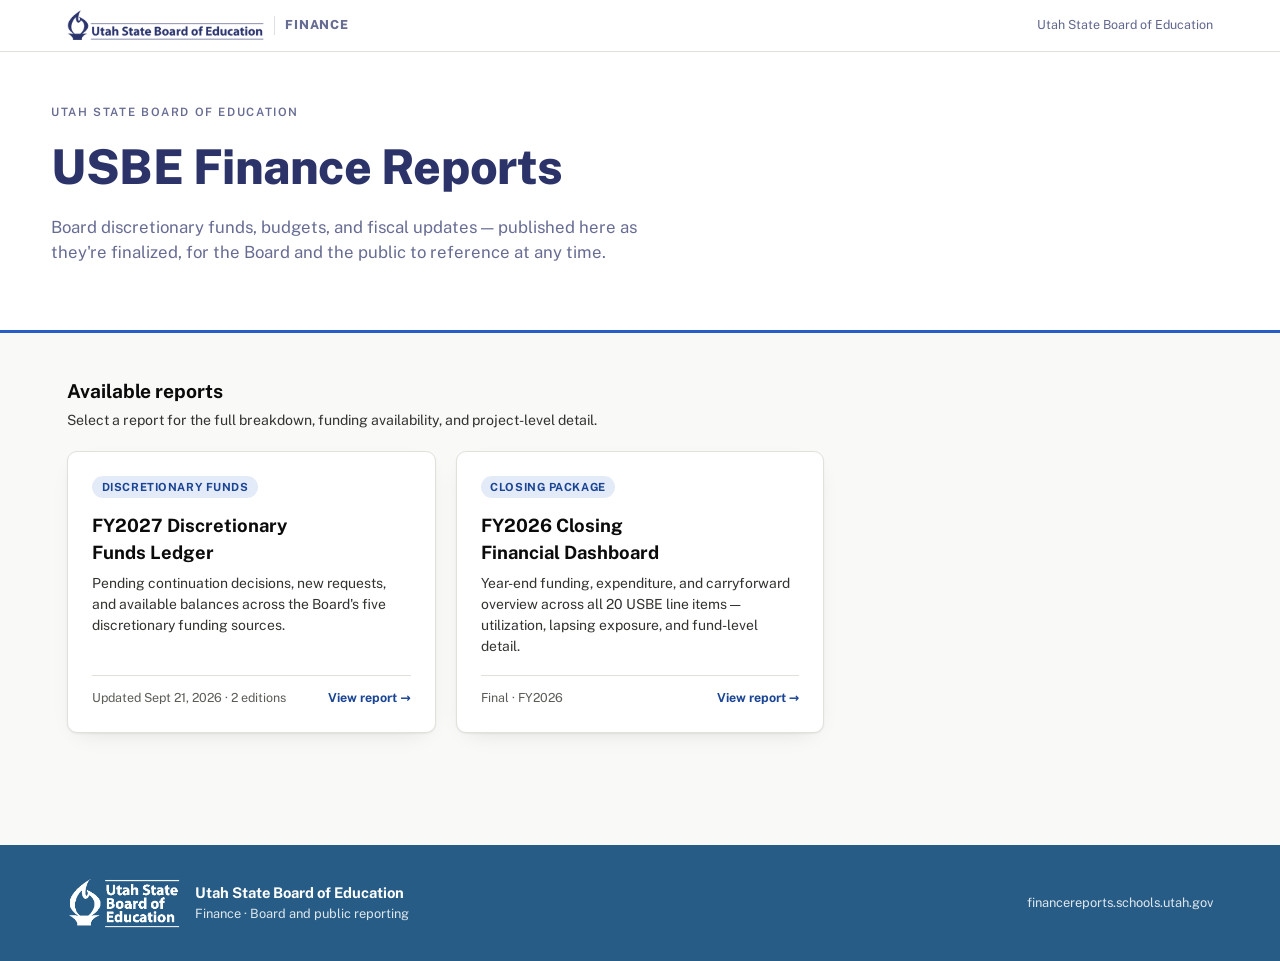
<file: index.html>
<!doctype html>
<html lang="en" data-theme="light">
<head>
<meta charset="utf-8">
<meta name="viewport" content="width=device-width, initial-scale=1">
<title>USBE Finance</title>
<meta name="description" content="Public finance reports from the Utah State Board of Education &mdash; discretionary funds, budgets, and fiscal updates.">
<link rel="icon" href="/assets/favicon.svg" type="image/svg+xml">
<link rel="icon" href="/assets/favicon.ico" sizes="any">
<link rel="icon" type="image/png" sizes="32x32" href="/assets/favicon-32.png">
<link rel="icon" type="image/png" sizes="16x16" href="/assets/favicon-16.png">
<link rel="apple-touch-icon" sizes="180x180" href="/assets/apple-touch-icon.png">
<link rel="stylesheet" href="https://fonts.googleapis.com/css2?family=Public+Sans:ital,wght@0,400;0,500;0,600;0,700;0,800;1,400&family=Source+Serif+4:ital,opsz@0,8..60;1,8..60&family=IBM+Plex+Mono:wght@500;600&display=swap">
<link rel="stylesheet" href="/assets/theme.css">
<style>
  .home-main{
    max-width:78rem;
    margin:0 auto;
    padding:2.75rem clamp(1.25rem, 4vw, 3.5rem) 4rem;
  }
  .home-section-head{ margin-bottom:1.25rem; }
  .home-section-head h2{ font-size:1.2rem; font-weight:700; }
  .home-section-head p{ margin:0.25rem 0 0; color:var(--ink-secondary); font-size:0.88rem; }
</style>
</head>
<body>

<header class="utility-bar">
  <div class="utility-bar-inner">
    <a class="utility-brand" href="/">
      <img class="utility-logo" src="/assets/usbe-logo-horizontal-navy.png" alt="Utah State Board of Education">
      <span class="utility-brand-label">Finance</span>
    </a>
    <span class="utility-nav">Utah State Board of Education</span>
  </div>
</header>

<header class="hero">
  <div class="hero-inner">
    <p class="eyebrow">Utah State Board of Education</p>
    <h1>USBE Finance Reports</h1>
    <p class="hero-sub">Board discretionary funds, budgets, and fiscal updates &mdash; published here as they're finalized, for the Board and the public to reference at any time.</p>
  </div>
</header>

<main class="home-main">
  <div class="home-section-head">
    <h2>Available reports</h2>
    <p>Select a report for the full breakdown, funding availability, and project-level detail.</p>
  </div>

  <div class="report-grid">
    <a class="report-card" href="/reports/discretionary-funds/2026-09/">
      <span class="report-tag">Discretionary Funds</span>
      <h3>FY2027 Discretionary Funds Ledger</h3>
      <p>Pending continuation decisions, new requests, and available balances across the Board's five discretionary funding sources.</p>
      <div class="report-meta">
        <span>Updated Sept 21, 2026 &middot; 2 editions</span>
        <span class="report-cta">View report &rarr;</span>
      </div>
    </a>

    <a class="report-card" href="/reports/fy2026-closing/">
      <span class="report-tag">Closing Package</span>
      <h3>FY2026 Closing Financial Dashboard</h3>
      <p>Year-end funding, expenditure, and carryforward overview across all 20 USBE line items &mdash; utilization, lapsing exposure, and fund-level detail.</p>
      <div class="report-meta">
        <span>Final &middot; FY2026</span>
        <span class="report-cta">View report &rarr;</span>
      </div>
    </a>
  </div>
</main>

<footer class="site-footer">
  <div class="site-footer-inner">
    <div class="site-footer-brand">
      <img class="site-footer-logo" src="/assets/usbe-logo-stacked-white.png" alt="Utah State Board of Education">
      <div class="site-footer-text">
        <strong>Utah State Board of Education</strong>
        Finance &middot; Board and public reporting
      </div>
    </div>
    <span class="site-footer-url">financereports.schools.utah.gov</span>
  </div>
</footer>

</body>
</html>
</file>
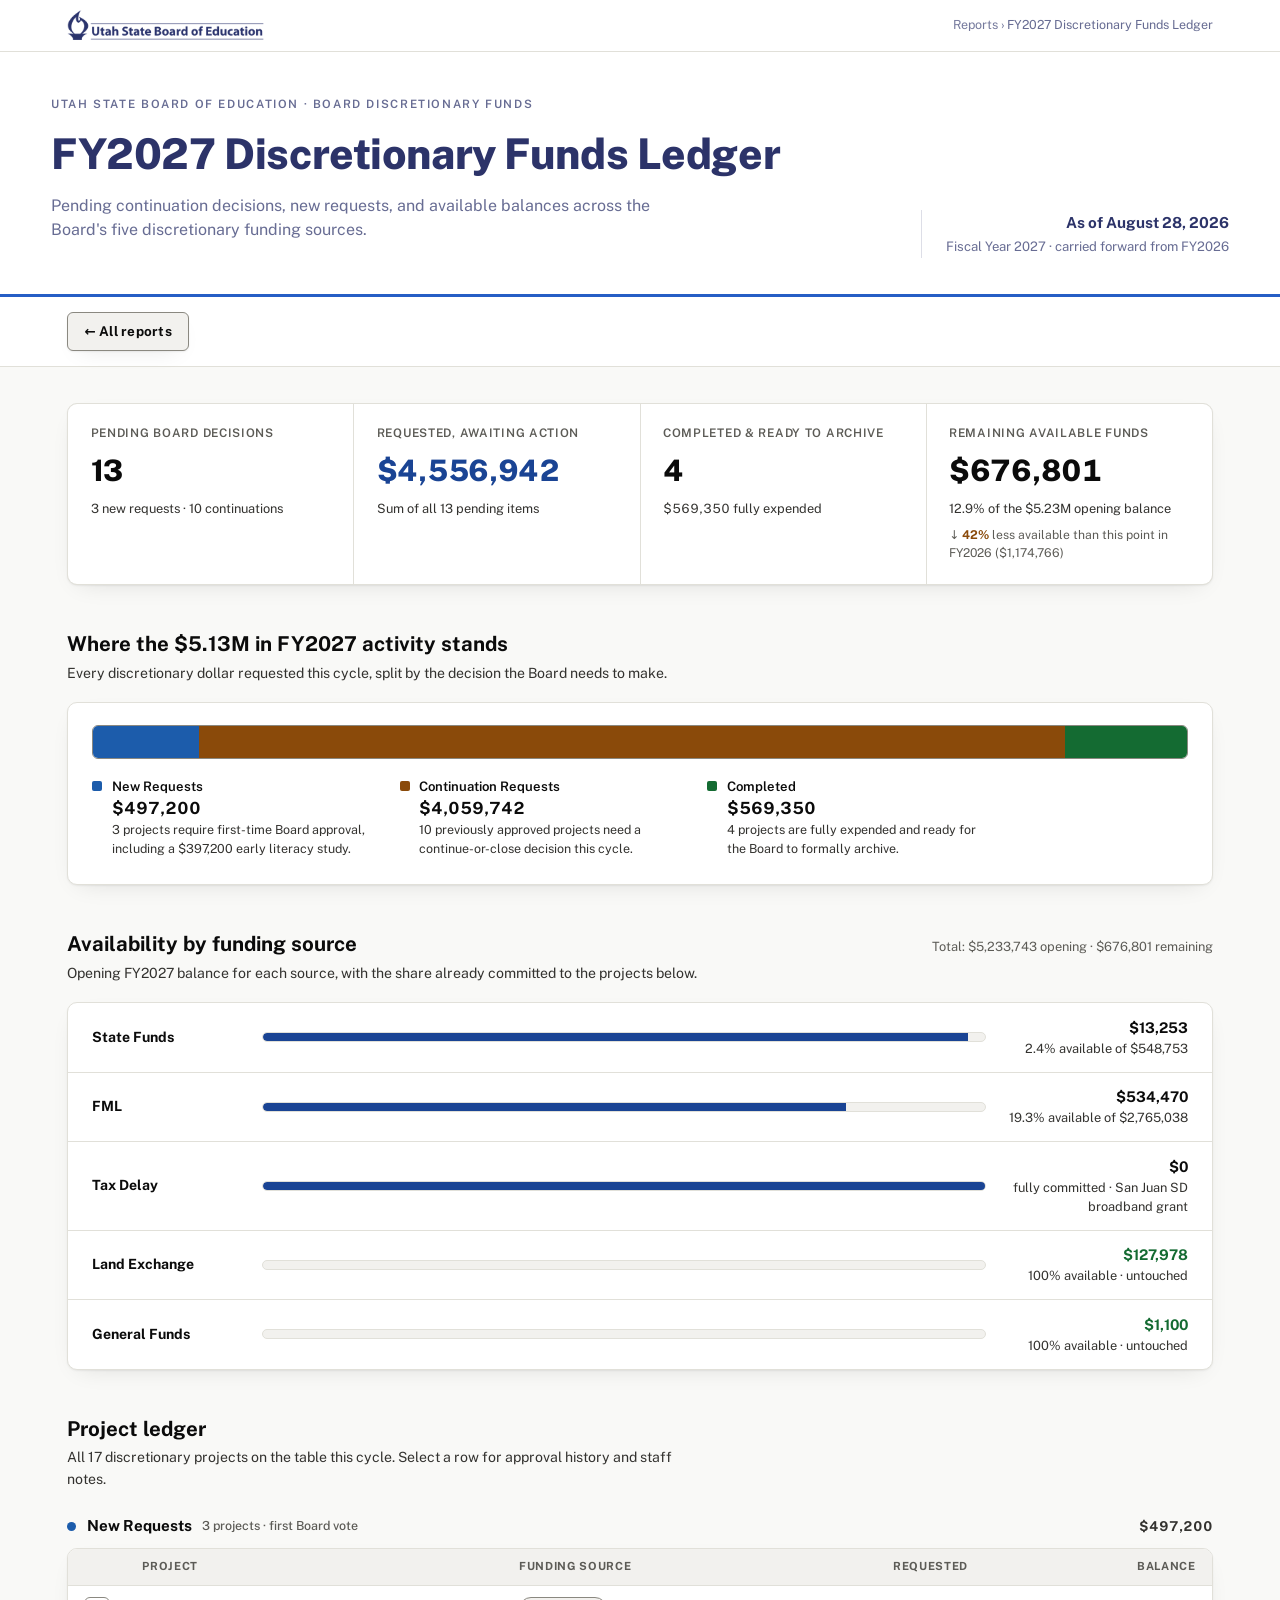
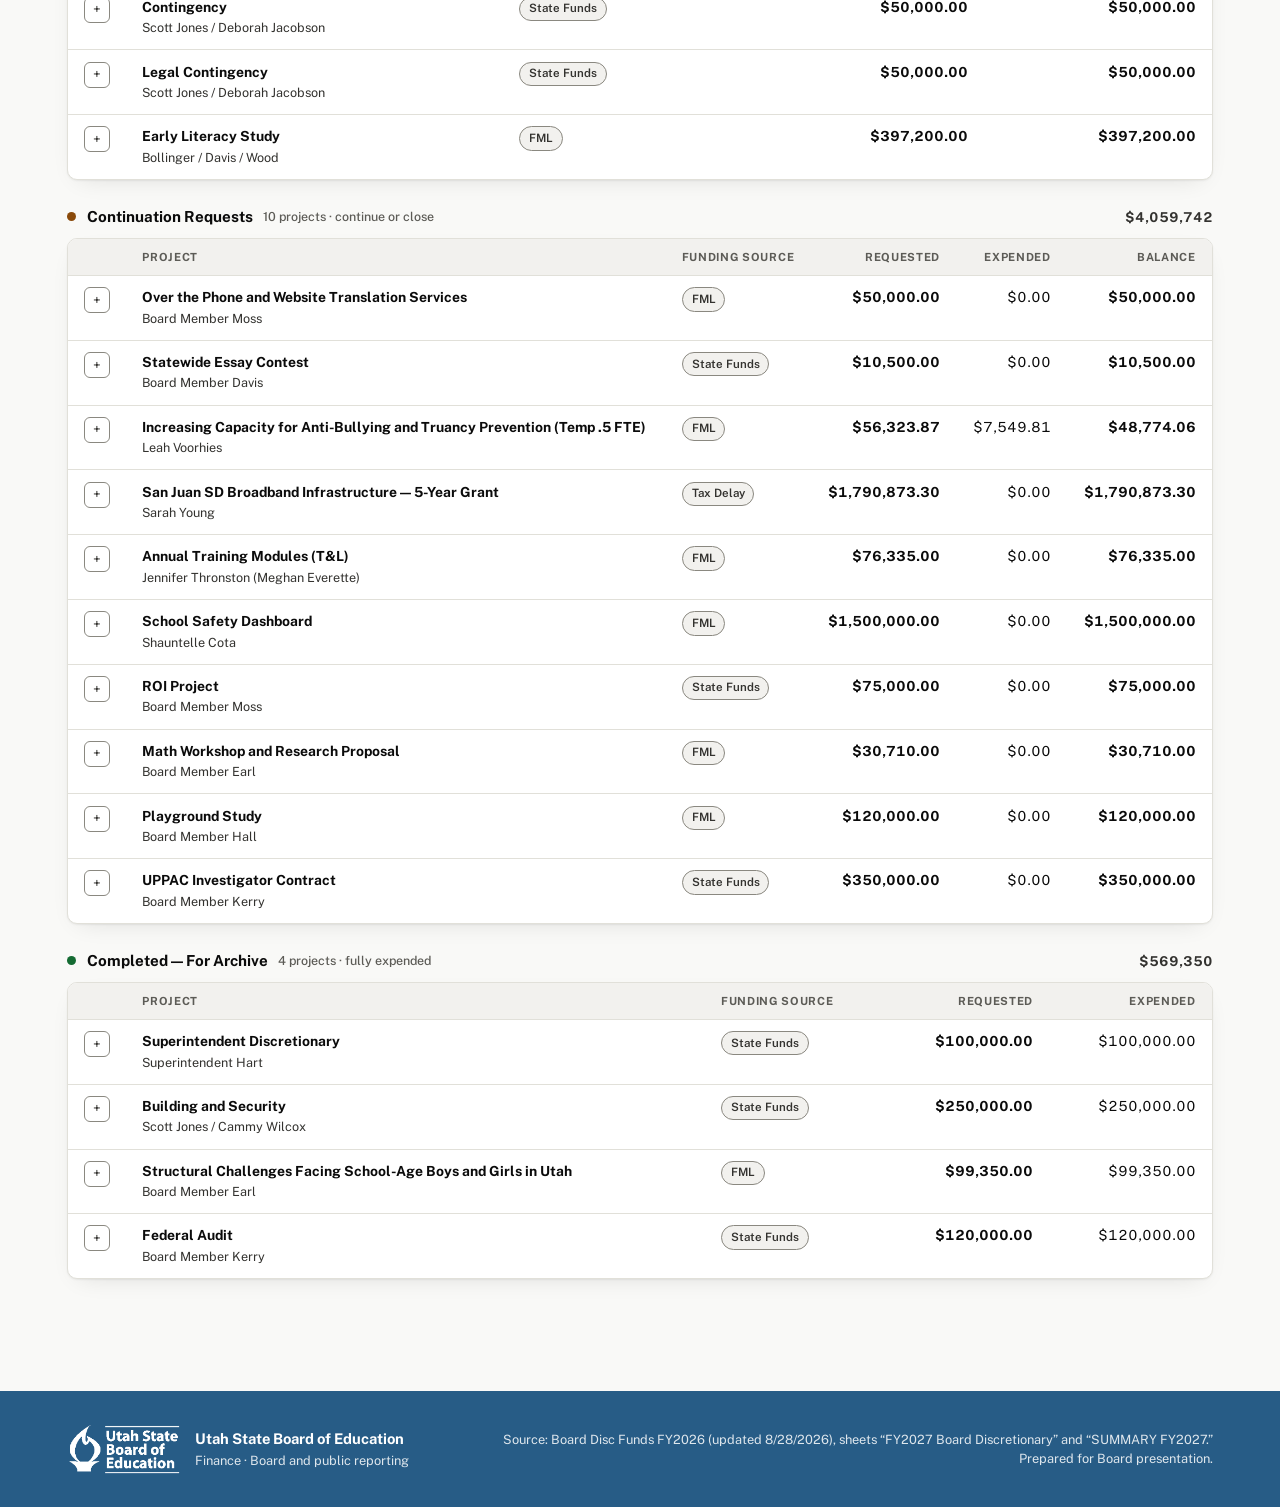
<file: reports/discretionary-funds/index.html>
<!doctype html>
<html lang="en" data-theme="light">
<head>
<meta charset="utf-8">
<meta name="viewport" content="width=device-width, initial-scale=1">
<title>FY2027 Discretionary Funds Ledger | USBE Finance</title>
<meta name="description" content="Pending continuation decisions, new requests, and available balances across the Board's five discretionary funding sources.">
<link rel="icon" href="/assets/favicon.svg" type="image/svg+xml">
<link rel="icon" href="/assets/favicon.ico" sizes="any">
<link rel="icon" type="image/png" sizes="32x32" href="/assets/favicon-32.png">
<link rel="icon" type="image/png" sizes="16x16" href="/assets/favicon-16.png">
<link rel="apple-touch-icon" sizes="180x180" href="/assets/apple-touch-icon.png">
<link rel="stylesheet" href="https://fonts.googleapis.com/css2?family=Public+Sans:ital,wght@0,400;0,500;0,600;0,700;0,800;1,400&family=Source+Serif+4:ital,opsz@0,8..60;1,8..60&family=IBM+Plex+Mono:wght@500;600&display=swap">
<link rel="stylesheet" href="/assets/theme.css">
</head>
<body>
<header class="utility-bar">
  <div class="utility-bar-inner">
    <a class="utility-brand" href="/">
      <img class="utility-logo" src="/assets/usbe-logo-horizontal-navy.png" alt="Utah State Board of Education">
    </a>
    <span class="utility-crumb"><a href="/">Reports</a> &rsaquo; FY2027 Discretionary Funds Ledger</span>
  </div>
</header>
<header class="masthead">
  <div class="masthead-inner">
    <div>
      <p class="eyebrow">Utah State Board of Education &middot; Board Discretionary Funds</p>
      <h1>FY2027 Discretionary Funds Ledger</h1>
      <p class="masthead-sub">Pending continuation decisions, new requests, and available balances across the Board's five discretionary funding sources.</p>
    </div>
    <div class="masthead-meta">
      <strong>As of August 28, 2026</strong>
      Fiscal Year 2027 &middot; carried forward from FY2026
    </div>
  </div>
</header>

<nav class="report-back-nav" aria-label="Report navigation">
  <div class="report-back-nav-inner">
    <a class="back-link" href="/">&larr; All reports</a>
  </div>
</nav>

<main>

  <section id="kpis">
    <div class="kpi-grid">
      <div class="kpi">
        <span class="kpi-label">Pending Board Decisions</span>
        <span class="kpi-value">13</span>
        <span class="kpi-sub">3 new requests &middot; 10 continuations</span>
      </div>
      <div class="kpi">
        <span class="kpi-label">Requested, Awaiting Action</span>
        <span class="kpi-value accent tabular">$4,556,942</span>
        <span class="kpi-sub">Sum of all 13 pending items</span>
      </div>
      <div class="kpi">
        <span class="kpi-label">Completed &amp; Ready to Archive</span>
        <span class="kpi-value tabular">4</span>
        <span class="kpi-sub tabular">$569,350 fully expended</span>
      </div>
      <div class="kpi">
        <span class="kpi-label">Remaining Available Funds</span>
        <span class="kpi-value tabular">$676,801</span>
        <span class="kpi-sub">12.9% of the $5.23M opening balance</span>
        <span class="kpi-trend down">&darr; <b>42%</b> less available than this point in FY2026 ($1,174,766)</span>
      </div>
    </div>
  </section>

  <section id="mix">
    <div class="section-head">
      <div>
        <h2>Where the $5.13M in FY2027 activity stands</h2>
        <p>Every discretionary dollar requested this cycle, split by the decision the Board needs to make.</p>
      </div>
    </div>
    <div class="mix-card">
      <div class="mix-bar" role="img" aria-label="New requests 9.7 percent, continuation requests 79.2 percent, completed 11.1 percent">
        <div class="mix-seg" style="width:9.7%; background:var(--status-new);" title="New Requests — $497,200"></div>
        <div class="mix-seg" style="width:79.2%; background:var(--status-continuation);" title="Continuation Requests — $4,059,742"></div>
        <div class="mix-seg" style="width:11.1%; background:var(--status-completed);" title="Completed — $569,350"></div>
      </div>
      <div class="mix-legend">
        <div class="mix-item">
          <span class="mix-dot" style="background:var(--status-new);"></span>
          <div>
            <div class="mix-item-label">New Requests</div>
            <div class="mix-item-value tabular">$497,200</div>
            <div class="mix-item-desc">3 projects require first-time Board approval, including a $397,200 early literacy study.</div>
          </div>
        </div>
        <div class="mix-item">
          <span class="mix-dot" style="background:var(--status-continuation);"></span>
          <div>
            <div class="mix-item-label">Continuation Requests</div>
            <div class="mix-item-value tabular">$4,059,742</div>
            <div class="mix-item-desc">10 previously approved projects need a continue-or-close decision this cycle.</div>
          </div>
        </div>
        <div class="mix-item">
          <span class="mix-dot" style="background:var(--status-completed);"></span>
          <div>
            <div class="mix-item-label">Completed</div>
            <div class="mix-item-value tabular">$569,350</div>
            <div class="mix-item-desc">4 projects are fully expended and ready for the Board to formally archive.</div>
          </div>
        </div>
      </div>
    </div>
  </section>

  <section id="funding">
    <div class="section-head">
      <div>
        <h2>Availability by funding source</h2>
        <p>Opening FY2027 balance for each source, with the share already committed to the projects below.</p>
      </div>
      <span class="section-note">Total: $5,233,743 opening &middot; $676,801 remaining</span>
    </div>
    <div class="meter-card">
      <div class="meter-row">
        <span class="meter-name">State Funds</span>
        <div class="meter-track"><div class="meter-fill" style="width:97.6%;"></div></div>
        <div class="meter-figures"><b>$13,253</b>2.4% available of $548,753</div>
      </div>
      <div class="meter-row">
        <span class="meter-name">FML</span>
        <div class="meter-track"><div class="meter-fill" style="width:80.7%;"></div></div>
        <div class="meter-figures"><b>$534,470</b>19.3% available of $2,765,038</div>
      </div>
      <div class="meter-row">
        <span class="meter-name">Tax Delay</span>
        <div class="meter-track"><div class="meter-fill" style="width:100%;"></div></div>
        <div class="meter-figures"><b>$0</b>fully committed &middot; San Juan SD broadband grant</div>
      </div>
      <div class="meter-row">
        <span class="meter-name">Land Exchange</span>
        <div class="meter-track"><div class="meter-fill" style="width:0%;"></div></div>
        <div class="meter-figures"><b class="full">$127,978</b>100% available &middot; untouched</div>
      </div>
      <div class="meter-row">
        <span class="meter-name">General Funds</span>
        <div class="meter-track"><div class="meter-fill" style="width:0%;"></div></div>
        <div class="meter-figures"><b class="full">$1,100</b>100% available &middot; untouched</div>
      </div>
    </div>
  </section>

  <section id="ledger">
    <div class="section-head">
      <div>
        <h2>Project ledger</h2>
        <p>All 17 discretionary projects on the table this cycle. Select a row for approval history and staff notes.</p>
      </div>
    </div>

    <!-- New Requests -->
    <div class="ledger-group">
      <div class="ledger-group-head">
        <span class="status-dot" style="background:var(--status-new);"></span>
        <span class="ledger-group-title">New Requests</span>
        <span class="ledger-group-count">3 projects &middot; first Board vote</span>
        <span class="ledger-group-total tabular">$497,200</span>
      </div>
      <div class="ledger-table-wrap"><div class="ledger-scroll">
        <table>
          <thead><tr>
            <th style="width:2.5rem"></th>
            <th>Project</th>
            <th>Funding Source</th>
            <th class="num">Requested</th>
            <th class="num">Balance</th>
          </tr></thead>
          <tbody id="tbody-new"></tbody>
        </table>
      </div></div>
    </div>

    <!-- Continuations -->
    <div class="ledger-group">
      <div class="ledger-group-head">
        <span class="status-dot" style="background:var(--status-continuation);"></span>
        <span class="ledger-group-title">Continuation Requests</span>
        <span class="ledger-group-count">10 projects &middot; continue or close</span>
        <span class="ledger-group-total tabular">$4,059,742</span>
      </div>
      <div class="ledger-table-wrap"><div class="ledger-scroll">
        <table>
          <thead><tr>
            <th style="width:2.5rem"></th>
            <th>Project</th>
            <th>Funding Source</th>
            <th class="num">Requested</th>
            <th class="num">Expended</th>
            <th class="num">Balance</th>
          </tr></thead>
          <tbody id="tbody-continuation"></tbody>
        </table>
      </div></div>
    </div>

    <!-- Completed -->
    <div class="ledger-group">
      <div class="ledger-group-head">
        <span class="status-dot" style="background:var(--status-completed);"></span>
        <span class="ledger-group-title">Completed &mdash; For Archive</span>
        <span class="ledger-group-count">4 projects &middot; fully expended</span>
        <span class="ledger-group-total tabular">$569,350</span>
      </div>
      <div class="ledger-table-wrap"><div class="ledger-scroll">
        <table>
          <thead><tr>
            <th style="width:2.5rem"></th>
            <th>Project</th>
            <th>Funding Source</th>
            <th class="num">Requested</th>
            <th class="num">Expended</th>
          </tr></thead>
          <tbody id="tbody-completed"></tbody>
        </table>
      </div></div>
    </div>
  </section>

</main>

<footer class="site-footer">
  <div class="site-footer-inner">
    <div class="site-footer-brand">
      <img class="site-footer-logo" src="/assets/usbe-logo-stacked-white.png" alt="Utah State Board of Education">
      <div class="site-footer-text">
        <strong>Utah State Board of Education</strong>
        Finance &middot; Board and public reporting
      </div>
    </div>
    <div class="site-footer-text" style="text-align:right;">
      Source: Board Disc Funds FY2026 (updated 8/28/2026), sheets &ldquo;FY2027 Board Discretionary&rdquo; and &ldquo;SUMMARY FY2027.&rdquo;<br>
      Prepared for Board presentation.
    </div>
  </div>
</footer>

<script src="/assets/site.js"></script>
<script>
(function(){
  const fmt = usbeFmt.money;
  const fmt0 = usbeFmt.money0;

  const newRequests = [
    {
      project:"Contingency", by:"Scott Jones / Deborah Jacobson", source:"State Funds",
      req:50000, exp:0, bal:50000,
      approved:"Standing annual set-aside &mdash; no Board vote required this cycle.",
      note:"This is a standing annual request.",
      code:null
    },
    {
      project:"Legal Contingency", by:"Scott Jones / Deborah Jacobson", source:"State Funds",
      req:50000, exp:0, bal:50000,
      approved:"Standing annual set-aside &mdash; no Board vote required this cycle.",
      note:"This is a standing annual request.",
      code:null
    },
    {
      project:"Early Literacy Study", by:"Bollinger / Davis / Wood", source:"FML",
      req:397200, exp:0, bal:397200,
      approved:"Not yet presented to the Board.",
      note:"No notes on file yet &mdash; first appearance on the discretionary ledger this cycle.",
      code:null
    }
  ];

  const continuations = [
    {
      project:"Over the Phone and Website Translation Services", by:"Board Member Moss", source:"FML",
      req:50000, exp:0, bal:50000,
      approved:"Approved Apr 7, 2022 &middot; continued Oct 5, 2023 &middot; recommended to the full Board by the Finance Committee Sept 6, 2024 &middot; continued Oct 3, 2024.",
      note:"No movement on this in a couple of years. Staff has flagged for possible closure &mdash; recommend the Board confirm status before continuing.",
      code:null
    },
    {
      project:"Statewide Essay Contest", by:"Board Member Davis", source:"State Funds",
      req:10500, exp:0, bal:10500,
      approved:"Approved Oct 2, 2025.",
      note:"Commemorates the 250th anniversary of the Declaration of Independence: 250 awards of $100 plus three $2,500 scholarships.",
      code:"24PRTY"
    },
    {
      project:"Increasing Capacity for Anti-Bullying and Truancy Prevention (Temp .5 FTE)", by:"Leah Voorhies", source:"FML",
      req:56323.87, exp:7549.81, bal:48774.06,
      approved:"Approved Apr 7, 2022.",
      note:"Funds a temporary 0.5 FTE anti-bullying specialist; funded through November 2026.",
      code:null
    },
    {
      project:"San Juan SD Broadband Infrastructure &mdash; 5-Year Grant", by:"Sarah Young", source:"Tax Delay",
      req:1790873.30, exp:0, bal:1790873.30,
      approved:"Approved Apr 4, 2024 &middot; awarded in UtahGrants.",
      note:"$500,000 per year through June 30, 2029. This is the single largest open commitment on the ledger.",
      code:null
    },
    {
      project:"Annual Training Modules (T&amp;L)", by:"Jennifer Thronston (Meghan Everette)", source:"FML",
      req:76335, exp:0, bal:76335,
      approved:"Approved Apr 4, 2024.",
      note:"Contract USBE250032CT ($600K).",
      code:"USBE250032CT"
    },
    {
      project:"School Safety Dashboard", by:"Shauntelle Cota", source:"FML",
      req:1500000, exp:0, bal:1500000,
      approved:"Approved Dec 5, 2024.",
      note:"Contract USBE260014CT. No payments issued yet.",
      code:"USBE260014CT"
    },
    {
      project:"ROI Project", by:"Board Member Moss", source:"State Funds",
      req:75000, exp:0, bal:75000,
      approved:"Approved Dec 5, 2024.",
      note:"Staff flagged for possible closure &mdash; no contract activity recorded. Recommend the Board confirm status before continuing.",
      code:null
    },
    {
      project:"Math Workshop and Research Proposal", by:"Board Member Earl", source:"FML",
      req:30710, exp:0, bal:30710,
      approved:"Approved Nov 6, 2025.",
      note:"No additional staff notes on file this cycle.",
      code:"PO3 26*101"
    },
    {
      project:"Playground Study", by:"Board Member Hall", source:"FML",
      req:120000, exp:0, bal:120000,
      approved:"No formal Board vote on file yet.",
      note:"Grant supports a study with Davis School District.",
      code:null
    },
    {
      project:"UPPAC Investigator Contract", by:"Board Member Kerry", source:"State Funds",
      req:350000, exp:0, bal:350000,
      approved:"Approved Oct 2, 2025.",
      note:"No additional staff notes on file this cycle.",
      code:null
    }
  ];

  const completed = [
    {
      project:"Superintendent Discretionary", by:"Superintendent Hart", source:"State Funds",
      req:100000, exp:100000,
      approved:"Approved Oct 2, 2025 &middot; completed.",
      note:"Budget transfer completed. Fully expended and ready for archive.",
      code:null
    },
    {
      project:"Building and Security", by:"Scott Jones / Cammy Wilcox", source:"State Funds",
      req:250000, exp:250000,
      approved:"Approved Oct 2, 2025 &middot; completed.",
      note:"Budget transfer completed. Fully expended and ready for archive.",
      code:null
    },
    {
      project:"Structural Challenges Facing School-Age Boys and Girls in Utah", by:"Board Member Earl", source:"FML",
      req:99350, exp:99350,
      approved:"Approved Feb 1, 2024 &middot; completed Dec 2025.",
      note:"Research conducted by U-Lead. Fully expended and ready for archive.",
      code:"USBE250005IAA"
    },
    {
      project:"Federal Audit", by:"Board Member Kerry", source:"State Funds",
      req:120000, exp:120000,
      approved:"Completed.",
      note:"Conducted by GPP Analytics. Fully expended and ready for archive.",
      code:null
    }
  ];

  let rid = 0;
  function sourceChip(s){ return '<span class="chip source">'+s+'</span>'; }
  function codeChip(c){ return c ? '<span class="code-chip mono">'+c+'</span>' : '<span class="amt-muted">&mdash;</span>'; }

  function buildRows(list, tbodyId, cols){
    const tbody = document.getElementById(tbodyId);
    let html = "";
    list.forEach(function(item){
      rid++;
      const detailId = "detail-" + rid;
      html += '<tr class="row" tabindex="0" role="button" aria-expanded="false" data-target="'+detailId+'">';
      html += '<td><span class="expand-btn">+</span></td>';
      html += '<td><div class="proj-name">'+item.project+'</div><div class="proj-by">'+item.by+'</div></td>';
      html += '<td>'+sourceChip(item.source)+'</td>';
      html += '<td class="num tabular amt-strong">'+fmt(item.req)+'</td>';
      if (cols.indexOf("exp") > -1){ html += '<td class="num tabular">'+fmt(item.exp)+'</td>'; }
      if (cols.indexOf("bal") > -1){ html += '<td class="num tabular amt-strong">'+fmt(item.bal)+'</td>'; }
      html += '</tr>';
      const colspan = 3 + cols.length;
      html += '<tr class="detail" id="'+detailId+'"><td colspan="'+colspan+'">';
      html += '<div class="detail-grid">';
      html += '<div class="detail-notes"><p class="serif">'+item.note+'</p></div>';
      html += '<div class="detail-side">';
      html += '<div class="row"><span>Board action</span><span style="text-align:right">'+item.approved+'</span></div>';
      html += '<div class="row"><span>Reference</span>'+codeChip(item.code)+'</div>';
      html += '</div></div></td></tr>';
    });
    tbody.innerHTML = html;
  }

  buildRows(newRequests, "tbody-new", ["bal"]);
  buildRows(continuations, "tbody-continuation", ["exp","bal"]);
  buildRows(completed, "tbody-completed", ["exp"]);

  initExpandableRows();
})();
</script>

</body>
</html>
</file>
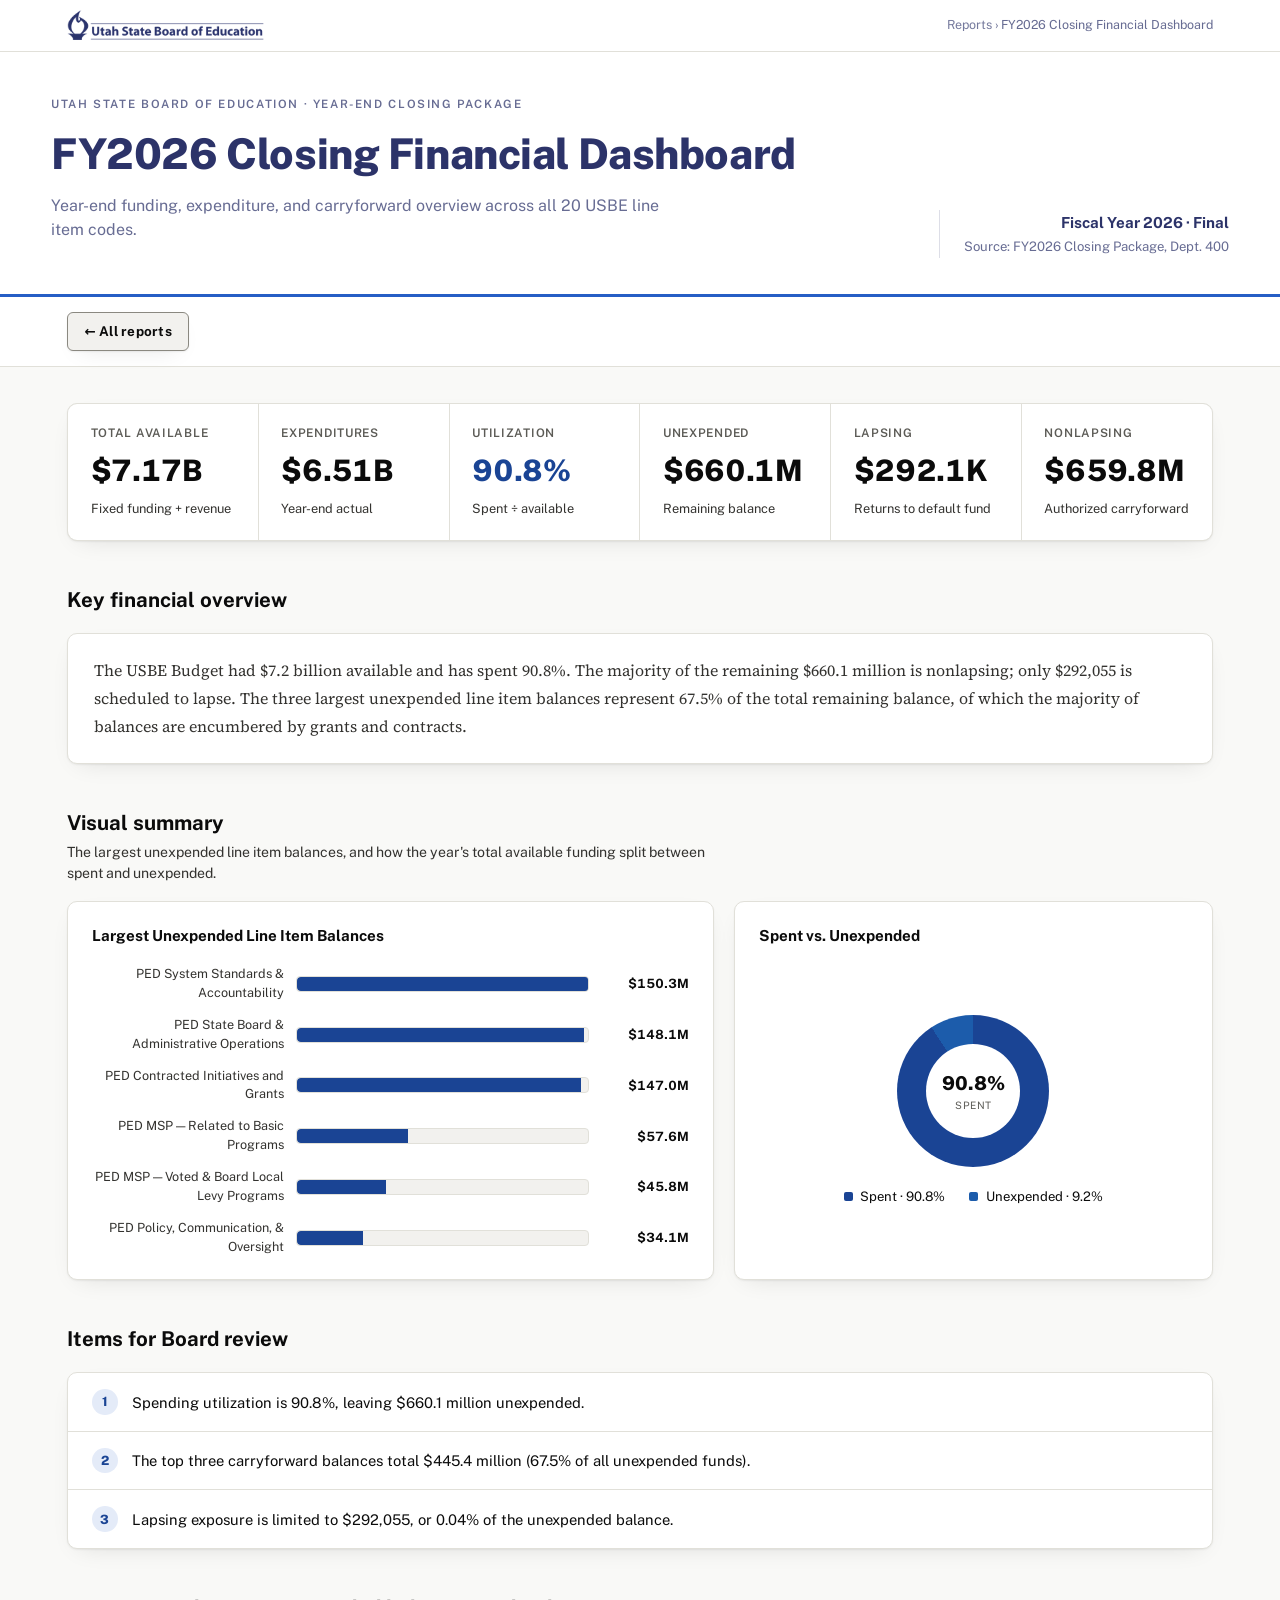
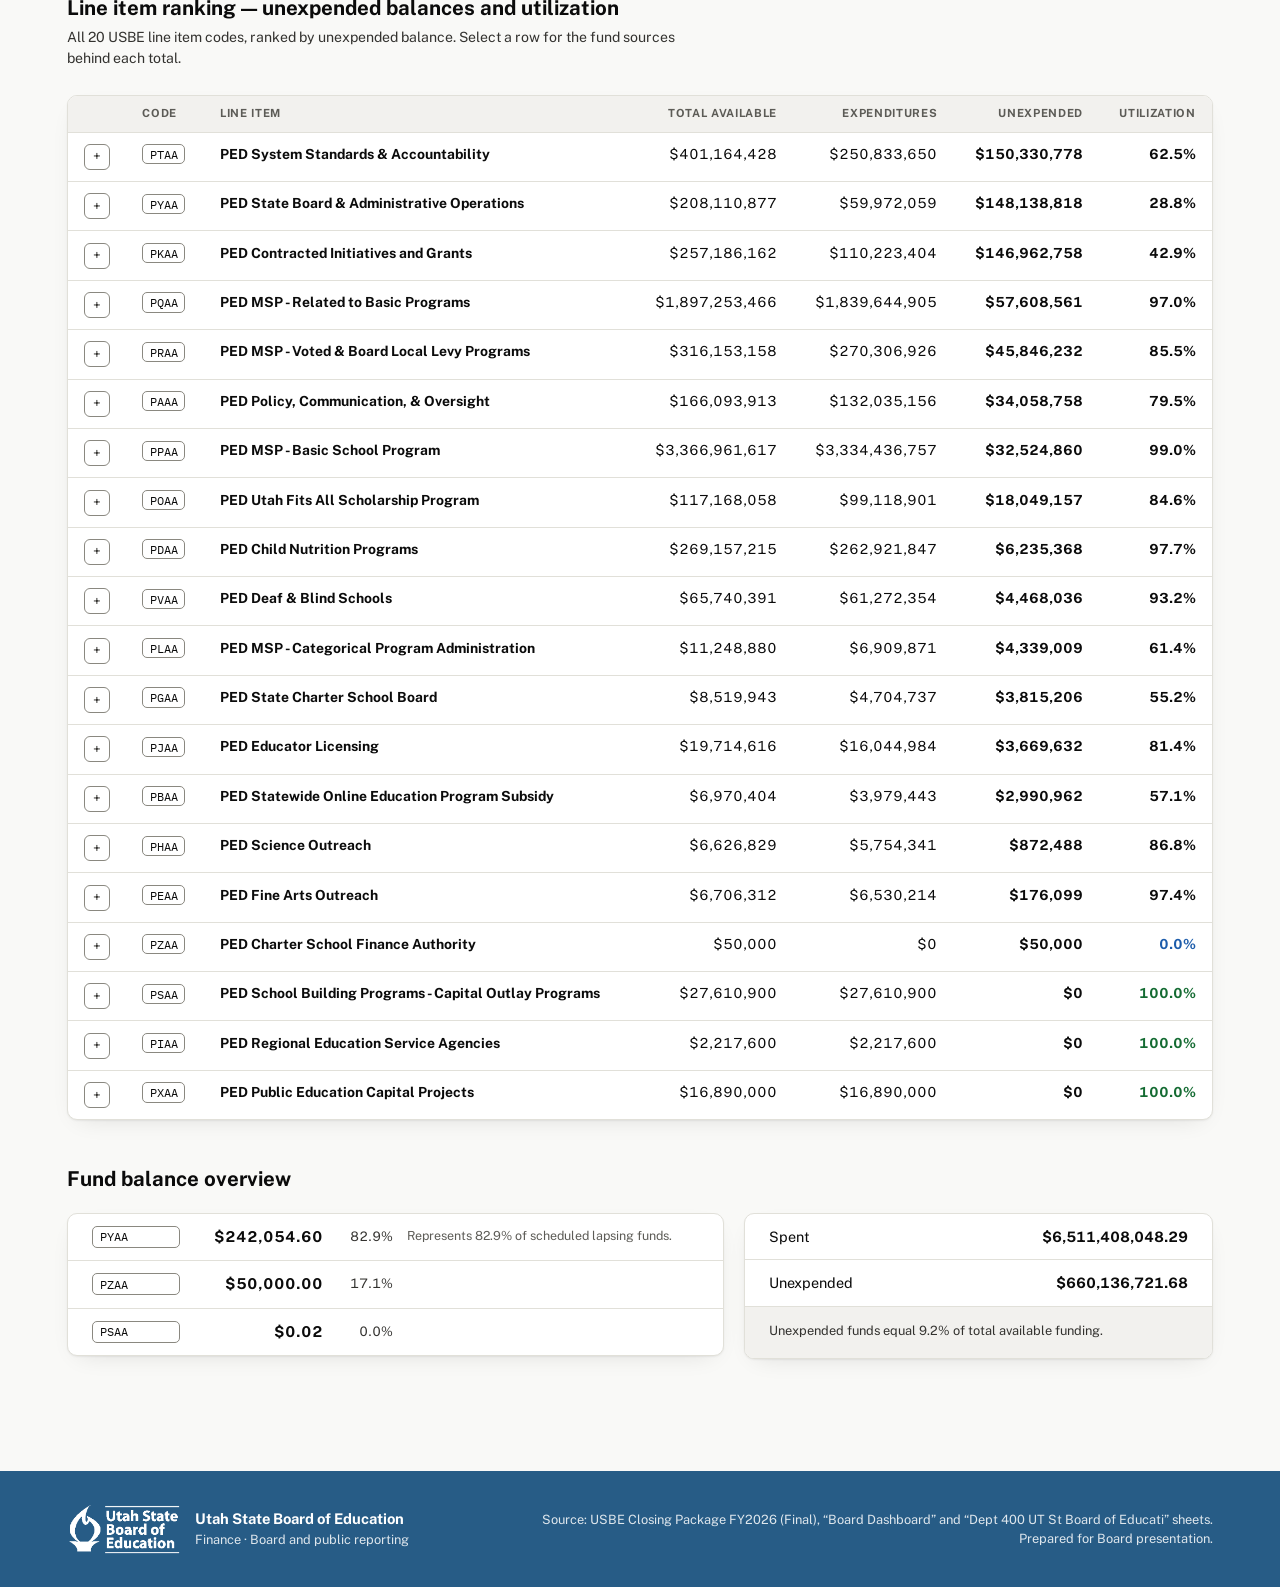
<file: reports/fy2026-closing/index.html>
<!doctype html>
<html lang="en" data-theme="light">
<head>
<meta charset="utf-8">
<meta name="viewport" content="width=device-width, initial-scale=1">
<title>FY2026 Closing Financial Dashboard | USBE Finance</title>
<meta name="description" content="Year-end funding, expenditure, and carryforward overview for the Utah State Board of Education, FY2026.">
<link rel="icon" href="/assets/favicon.svg" type="image/svg+xml">
<link rel="icon" href="/assets/favicon.ico" sizes="any">
<link rel="icon" type="image/png" sizes="32x32" href="/assets/favicon-32.png">
<link rel="icon" type="image/png" sizes="16x16" href="/assets/favicon-16.png">
<link rel="apple-touch-icon" sizes="180x180" href="/assets/apple-touch-icon.png">
<link rel="stylesheet" href="https://fonts.googleapis.com/css2?family=Public+Sans:ital,wght@0,400;0,500;0,600;0,700;0,800;1,400&family=Source+Serif+4:ital,opsz@0,8..60;1,8..60&family=IBM+Plex+Mono:wght@500;600&display=swap">
<link rel="stylesheet" href="/assets/theme.css">
</head>
<body>
<header class="utility-bar">
  <div class="utility-bar-inner">
    <a class="utility-brand" href="/">
      <img class="utility-logo" src="/assets/usbe-logo-horizontal-navy.png" alt="Utah State Board of Education">
    </a>
    <span class="utility-crumb"><a href="/">Reports</a> &rsaquo; FY2026 Closing Financial Dashboard</span>
  </div>
</header>
<header class="masthead">
  <div class="masthead-inner">
    <div>
      <p class="eyebrow">Utah State Board of Education &middot; Year-End Closing Package</p>
      <h1>FY2026 Closing Financial Dashboard</h1>
      <p class="masthead-sub">Year-end funding, expenditure, and carryforward overview across all 20 USBE line item codes.</p>
    </div>
    <div class="masthead-meta">
      <strong>Fiscal Year 2026 &middot; Final</strong>
      Source: FY2026 Closing Package, Dept. 400
    </div>
  </div>
</header>

<nav class="report-back-nav" aria-label="Report navigation">
  <div class="report-back-nav-inner">
    <a class="back-link" href="/">&larr; All reports</a>
  </div>
</nav>

<main>

  <section id="kpis">
    <div class="kpi-grid cols-6">
      <div class="kpi">
        <span class="kpi-label">Total Available</span>
        <span class="kpi-value tabular">$7.17B</span>
        <span class="kpi-sub">Fixed funding + revenue</span>
      </div>
      <div class="kpi">
        <span class="kpi-label">Expenditures</span>
        <span class="kpi-value tabular">$6.51B</span>
        <span class="kpi-sub">Year-end actual</span>
      </div>
      <div class="kpi">
        <span class="kpi-label">Utilization</span>
        <span class="kpi-value accent tabular">90.8%</span>
        <span class="kpi-sub">Spent &divide; available</span>
      </div>
      <div class="kpi">
        <span class="kpi-label">Unexpended</span>
        <span class="kpi-value tabular">$660.1M</span>
        <span class="kpi-sub">Remaining balance</span>
      </div>
      <div class="kpi">
        <span class="kpi-label">Lapsing</span>
        <span class="kpi-value tabular">$292.1K</span>
        <span class="kpi-sub">Returns to default fund</span>
      </div>
      <div class="kpi">
        <span class="kpi-label">Nonlapsing</span>
        <span class="kpi-value tabular">$659.8M</span>
        <span class="kpi-sub">Authorized carryforward</span>
      </div>
    </div>
  </section>

  <section id="overview">
    <div class="section-head">
      <div>
        <h2>Key financial overview</h2>
      </div>
    </div>
    <div class="overview-card">
      <p>The USBE Budget had $7.2 billion available and has spent 90.8%. The majority of the remaining $660.1 million is nonlapsing; only $292,055 is scheduled to lapse. The three largest unexpended line item balances represent 67.5% of the total remaining balance, of which the majority of balances are encumbered by grants and contracts.</p>
    </div>
  </section>

  <section id="visual-summary">
    <div class="section-head">
      <div>
        <h2>Visual summary</h2>
        <p>The largest unexpended line item balances, and how the year's total available funding split between spent and unexpended.</p>
      </div>
    </div>
    <div class="chart-grid">
      <div class="chart-card">
        <h3>Largest Unexpended Line Item Balances</h3>
        <div class="bar-list">
          <div class="bar-row">
            <span class="bar-name">PED System Standards &amp; Accountability</span>
            <div class="bar-track"><div class="bar-fill" style="width:100%;"></div></div>
            <span class="bar-value tabular">$150.3M</span>
          </div>
          <div class="bar-row">
            <span class="bar-name">PED State Board &amp; Administrative Operations</span>
            <div class="bar-track"><div class="bar-fill" style="width:98.6%;"></div></div>
            <span class="bar-value tabular">$148.1M</span>
          </div>
          <div class="bar-row">
            <span class="bar-name">PED Contracted Initiatives and Grants</span>
            <div class="bar-track"><div class="bar-fill" style="width:97.8%;"></div></div>
            <span class="bar-value tabular">$147.0M</span>
          </div>
          <div class="bar-row">
            <span class="bar-name">PED MSP &mdash; Related to Basic Programs</span>
            <div class="bar-track"><div class="bar-fill" style="width:38.3%;"></div></div>
            <span class="bar-value tabular">$57.6M</span>
          </div>
          <div class="bar-row">
            <span class="bar-name">PED MSP &mdash; Voted &amp; Board Local Levy Programs</span>
            <div class="bar-track"><div class="bar-fill" style="width:30.5%;"></div></div>
            <span class="bar-value tabular">$45.8M</span>
          </div>
          <div class="bar-row">
            <span class="bar-name">PED Policy, Communication, &amp; Oversight</span>
            <div class="bar-track"><div class="bar-fill" style="width:22.7%;"></div></div>
            <span class="bar-value tabular">$34.1M</span>
          </div>
        </div>
      </div>
      <div class="chart-card">
        <h3>Spent vs. Unexpended</h3>
        <div class="donut-wrap">
          <div class="donut-figure">
            <div class="donut" style="--donut-pct:90.8%;"></div>
            <div class="donut-hole"><strong>90.8%</strong><span>Spent</span></div>
          </div>
          <div class="donut-legend">
            <span class="donut-legend-item"><span class="donut-legend-dot" style="background:var(--accent-deep);"></span>Spent &middot; 90.8%</span>
            <span class="donut-legend-item"><span class="donut-legend-dot" style="background:var(--status-new);"></span>Unexpended &middot; 9.2%</span>
          </div>
        </div>
      </div>
    </div>
  </section>

  <section id="board-review">
    <div class="section-head">
      <div>
        <h2>Items for Board review</h2>
      </div>
    </div>
    <div class="callout-card">
      <div class="callout-item">
        <span class="callout-num">1</span>
        <span class="callout-text">Spending utilization is 90.8%, leaving $660.1 million unexpended.</span>
      </div>
      <div class="callout-item">
        <span class="callout-num">2</span>
        <span class="callout-text">The top three carryforward balances total $445.4 million (67.5% of all unexpended funds).</span>
      </div>
      <div class="callout-item">
        <span class="callout-num">3</span>
        <span class="callout-text">Lapsing exposure is limited to $292,055, or 0.04% of the unexpended balance.</span>
      </div>
    </div>
  </section>

  <section id="ledger">
    <div class="section-head">
      <div>
        <h2>Line item ranking &mdash; unexpended balances and utilization</h2>
        <p>All 20 USBE line item codes, ranked by unexpended balance. Select a row for the fund sources behind each total.</p>
      </div>
    </div>
    <div class="ledger-group">
      <div class="ledger-table-wrap"><div class="ledger-scroll">
        <table>
          <thead><tr>
            <th style="width:2.5rem"></th>
            <th>Code</th>
            <th>Line Item</th>
            <th class="num">Total Available</th>
            <th class="num">Expenditures</th>
            <th class="num">Unexpended</th>
            <th class="num">Utilization</th>
          </tr></thead>
          <tbody id="tbody-programs"></tbody>
        </table>
      </div></div>
    </div>
  </section>

  <section id="fund-balance">
    <div class="section-head">
      <div>
        <h2>Fund balance overview</h2>
      </div>
    </div>
    <div class="balance-grid">
      <div class="lapsing-card">
        <div class="lapsing-row">
          <span class="code-chip mono">PYAA</span>
          <span class="lapsing-amt tabular">$242,054.60</span>
          <span class="lapsing-share tabular">82.9%</span>
          <span class="lapsing-note">Represents 82.9% of scheduled lapsing funds.</span>
        </div>
        <div class="lapsing-row">
          <span class="code-chip mono">PZAA</span>
          <span class="lapsing-amt tabular">$50,000.00</span>
          <span class="lapsing-share tabular">17.1%</span>
          <span class="lapsing-note">&nbsp;</span>
        </div>
        <div class="lapsing-row">
          <span class="code-chip mono">PSAA</span>
          <span class="lapsing-amt tabular">$0.02</span>
          <span class="lapsing-share tabular">0.0%</span>
          <span class="lapsing-note">&nbsp;</span>
        </div>
      </div>
      <div class="spent-card">
        <div class="spent-row"><span>Spent</span><span class="amt tabular">$6,511,408,048.29</span></div>
        <div class="spent-row"><span>Unexpended</span><span class="amt tabular">$660,136,721.68</span></div>
        <div class="spent-note">Unexpended funds equal 9.2% of total available funding.</div>
      </div>
    </div>
  </section>

</main>

<footer class="site-footer">
  <div class="site-footer-inner">
    <div class="site-footer-brand">
      <img class="site-footer-logo" src="/assets/usbe-logo-stacked-white.png" alt="Utah State Board of Education">
      <div class="site-footer-text">
        <strong>Utah State Board of Education</strong>
        Finance &middot; Board and public reporting
      </div>
    </div>
    <div class="site-footer-text" style="text-align:right;">
      Source: USBE Closing Package FY2026 (Final), &ldquo;Board Dashboard&rdquo; and &ldquo;Dept 400 UT St Board of Educati&rdquo; sheets.<br>
      Prepared for Board presentation.
    </div>
  </div>
</footer>

<script src="/assets/site.js"></script>
<script>
(function(){
  const fmt = usbeFmt.money;
  const fmt0 = usbeFmt.money0;

  const programs = [{"code":"PTAA","name":"PED System Standards & Accountability","total":401164428.36,"exp":250833650.21,"unexp":150330778.15,"util":62.5,"tier":"partial","funds":[{"code":null,"name":"ACTUAL REVENUE COLLECTED","total":194435851.52,"exp":193967808.22,"unexp":468043.3,"note":"UCA 53F-9-103 for Non-lapsing Funds"},{"code":1000,"name":"(GF) General Fund Unrestricted","total":1435.16,"exp":200,"unexp":1235.16,"note":"UCA 53F-9-103 for Non-lapsing Funds"},{"code":1326,"name":"(FIN) Mineral Lease Account","total":1100324.09,"exp":117757.59,"unexp":982566.5,"note":"UCA 53F-9-103 for Non-lapsing Funds"},{"code":2405,"name":"(PED) Automobile Drive Education Tax Account","total":7184371.75,"exp":2980090.68,"unexp":4204281.07,"note":"UCA 53F-9-103 for Non-lapsing Funds"},{"code":2442,"name":"(PED) Pub Educ Economic Stab Rest Accnt","total":137465761.69,"exp":14918113.13,"unexp":122547648.56,"note":"UCA 53F-9-103 for Non-lapsing Funds"},{"code":2480,"name":"(PED) Income Tax Fund","total":53347753.76,"exp":34977800.52,"unexp":18369953.24,"note":"UCA 53F-9-103 for Non-lapsing Funds"},{"code":9400,"name":"NONLAPSING DEDICATED CREDITS","total":7628930.39,"exp":3871880.07,"unexp":3757050.32,"note":"UCA 53F-9-103 for Non-lapsing Funds"}]},{"code":"PYAA","name":"PED State Board & Administrative Operations","total":208110876.82,"exp":59972058.8,"unexp":148138818.02,"util":28.8,"tier":"partial","funds":[{"code":null,"name":"ACTUAL REVENUE COLLECTED","total":11115133.89,"exp":9676751.38,"unexp":1438382.51,"note":"UCA 53F-9-103 for Non-lapsing Funds"},{"code":1000,"name":"(GF) General Fund Unrestricted","total":1100,"exp":0,"unexp":1100,"note":"UCA 53F-9-103 for Non-lapsing Funds"},{"code":1326,"name":"(FIN) Mineral Lease Account","total":4333190.68,"exp":958403.5,"unexp":3374787.18,"note":"UCA 53F-9-103 for Non-lapsing Funds"},{"code":1335,"name":"(FIN) Land Exchange Distribution Account","total":125603.69,"exp":0,"unexp":125603.69,"note":"UCA 53F-9-103 for Non-lapsing Funds"},{"code":1409,"name":"(DWS) School Readiness Rest Acct","total":72500,"exp":46474.94,"unexp":26025.06,"note":"Per Devin - Fund 1409 needs to lapse 26,025.06 for deficit funds"},{"code":2442,"name":"(PED) Pub Educ Economic Stab Rest Accnt","total":130529287.56,"exp":5133887.29,"unexp":125395400.27,"note":"UCA 53F-9-103 for Non-lapsing Funds"},{"code":2470,"name":"(PED) Trust Distribution Account","total":852518.58,"exp":636489.04,"unexp":216029.54,"note":""},{"code":2480,"name":"(PED) Income Tax Fund","total":60315503.24,"exp":43090444.3,"unexp":17225058.94,"note":"UCA 53F-9-103 for Non-lapsing Funds"},{"code":5496,"name":"(TFO) School & Inst Trust Fund Mgt Acct","total":161150.19,"exp":161150.19,"unexp":0,"note":""},{"code":9400,"name":"NONLAPSING DEDICATED CREDITS","total":604888.99,"exp":268458.16,"unexp":336430.83,"note":"UCA 53F-9-103 for Non-lapsing Funds"}]},{"code":"PKAA","name":"PED Contracted Initiatives and Grants","total":257186161.74,"exp":110223403.96,"unexp":146962757.78,"util":42.9,"tier":"partial","funds":[{"code":1000,"name":"(GF) General Fund Unrestricted","total":10150410.69,"exp":7709076.44,"unexp":2441334.25,"note":"UCA 53F-9-103 for Non-lapsing Funds"},{"code":2426,"name":"(PED) Hospitality Tourism Mgmt Education Account","total":126200,"exp":126200,"unexp":0,"note":""},{"code":2442,"name":"(PED) Pub Educ Economic Stab Rest Accnt","total":185191384,"exp":60170662.12,"unexp":125020721.88,"note":"UCA 53F-9-103 for Non-lapsing Funds"},{"code":2480,"name":"(PED) Income Tax Fund","total":61718167.05,"exp":42217465.4,"unexp":19500701.65,"note":"UCA 53F-9-103 for Non-lapsing Funds"}]},{"code":"PQAA","name":"PED MSP - Related to Basic Programs","total":1897253466.28,"exp":1839644905.3,"unexp":57608560.98,"util":97.0,"tier":"partial","funds":[{"code":2400,"name":"(PED) Uniform School Fund Unrestricted","total":1359290084.39,"exp":1318454296.19,"unexp":40835788.2,"note":"UCA 53F-9-103 for Non-lapsing Funds"},{"code":2405,"name":"(PED) Automobile Drive Education Tax Account","total":2000000,"exp":2000000,"unexp":0,"note":""},{"code":2437,"name":"(PED) Teacher and Student Success Account","total":228549600,"exp":228549299.9,"unexp":300.1,"note":"UCA 53F-9-103 for Non-lapsing Funds"},{"code":2442,"name":"(PED) Pub Educ Economic Stab Rest Accnt","total":148644481.89,"exp":131872009.21,"unexp":16772472.68,"note":"UCA 53F-9-103 for Non-lapsing Funds"},{"code":2470,"name":"(PED) Trust Distribution Account","total":111314500,"exp":111314500,"unexp":0,"note":""},{"code":2476,"name":"(PED) Charter School Levy Account","total":47454800,"exp":47454800,"unexp":0,"note":""}]},{"code":"PRAA","name":"PED MSP - Voted & Board Local Levy Programs","total":316153158.08,"exp":270306925.92,"unexp":45846232.16,"util":85.5,"tier":"partial","funds":[{"code":2400,"name":"(PED) Uniform School Fund Unrestricted","total":116325011.65,"exp":90242735.87,"unexp":26082275.78,"note":"UCA 53F-9-103 for Non-lapsing Funds"},{"code":2435,"name":"(PED) Minimum Basic Growth Account","total":60265376.18,"exp":47807900.11,"unexp":12457476.07,"note":"UCA 53F-9-103 for Non-lapsing Funds"},{"code":2436,"name":"(PED) Local Levy Growth Account","total":139562770.25,"exp":132256289.94,"unexp":7306480.31,"note":"UCA 53F-9-103 for Non-lapsing Funds"}]},{"code":"PAAA","name":"PED Policy, Communication, & Oversight","total":166093913.27,"exp":132035155.6,"unexp":34058757.67,"util":79.5,"tier":"partial","funds":[{"code":null,"name":"ACTUAL REVENUE COLLECTED","total":108374461.3,"exp":108058155.4,"unexp":316305.9,"note":"UCA 53F-9-103 for Non-lapsing Funds"},{"code":1000,"name":"(GF) General Fund Unrestricted","total":610475.87,"exp":213678.39,"unexp":396797.48,"note":"UCA 53F-9-103 for Non-lapsing Funds"},{"code":1315,"name":"(FIN) Electronic Cigarette Subs & Nicotine Prod Proc Rest Ac","total":12848097.55,"exp":4197000,"unexp":8651097.55,"note":"UCA 53F-9-103 for Non-lapsing Funds"},{"code":1326,"name":"(FIN) Mineral Lease Account","total":582163.72,"exp":115788,"unexp":466375.72,"note":"UCA 53F-9-103 for Non-lapsing Funds"},{"code":2425,"name":"(PED) Underage Drinking and Substance Abuse Acct","total":6417966.72,"exp":2785067.83,"unexp":3632898.89,"note":"UCA 53F-9-103 for Non-lapsing Funds"},{"code":2442,"name":"(PED) Pub Educ Economic Stab Rest Accnt","total":104627.69,"exp":0,"unexp":104627.69,"note":"UCA 53F-9-103 for Non-lapsing Funds"},{"code":2480,"name":"(PED) Income Tax Fund","total":37147808.17,"exp":16664829.47,"unexp":20482978.7,"note":"UCA 53F-9-103 for Non-lapsing Funds"},{"code":9400,"name":"NONLAPSING DEDICATED CREDITS","total":8312.25,"exp":636.51,"unexp":7675.74,"note":"UCA 53F-9-103 for Non-lapsing Funds"}]},{"code":"PPAA","name":"PED MSP - Basic School Program","total":3366961616.97,"exp":3334436756.84,"unexp":32524860.13,"util":99.0,"tier":"partial","funds":[{"code":2400,"name":"(PED) Uniform School Fund Unrestricted","total":3298636961.83,"exp":3276809870.34,"unexp":21827091.49,"note":"UCA 53F-9-103 for Non-lapsing Funds"},{"code":2442,"name":"(PED) Pub Educ Economic Stab Rest Accnt","total":68324655.14,"exp":57626886.5,"unexp":10697768.64,"note":"UCA 53F-9-103 for Non-lapsing Funds"}]},{"code":"POAA","name":"PED Utah Fits All Scholarship Program","total":117168058,"exp":99118900.54,"unexp":18049157.46,"util":84.6,"tier":"partial","funds":[{"code":2438,"name":"(PED) Utah Fits All Scholarship Program Restricted Account","total":102587600,"exp":99118900.54,"unexp":3468699.46,"note":"UCA 53F-9-103 for Non-lapsing Funds"},{"code":2480,"name":"(PED) Income Tax Fund","total":14580458,"exp":0,"unexp":14580458,"note":"UCA 53F-9-103 for Non-lapsing Funds"}]},{"code":"PDAA","name":"PED Child Nutrition Programs","total":269157215.03,"exp":262921847.39,"unexp":6235367.64,"util":97.7,"tier":"partial","funds":[{"code":null,"name":"ACTUAL REVENUE COLLECTED","total":261342155.85,"exp":256214487.65,"unexp":5127668.2,"note":"UCA 53F-9-103 for Non-lapsing Funds"},{"code":2442,"name":"(PED) Pub Educ Economic Stab Rest Accnt","total":2516900,"exp":1517301.2,"unexp":999598.8,"note":"UCA 53F-9-103 for Non-lapsing Funds"},{"code":2480,"name":"(PED) Income Tax Fund","total":400,"exp":0.0,"unexp":400,"note":"UCA 53F-9-103 for Non-lapsing Funds"},{"code":9400,"name":"NONLAPSING DEDICATED CREDITS","total":5297759.18,"exp":5190058.54,"unexp":107700.64,"note":"UCA 53F-9-103 for Non-lapsing Funds"}]},{"code":"PVAA","name":"PED Deaf & Blind Schools","total":65740390.68,"exp":61272354.28,"unexp":4468036.4,"util":93.2,"tier":"partial","funds":[{"code":null,"name":"ACTUAL REVENUE COLLECTED","total":13671853.22,"exp":13648170.12,"unexp":23683.1,"note":"UCA 53F-9-103 for Non-lapsing Funds"},{"code":1335,"name":"(FIN) Land Exchange Distribution Account","total":2031093.65,"exp":847621.6,"unexp":1183472.05,"note":"UCA 53F-9-103 for Non-lapsing Funds"},{"code":2480,"name":"(PED) Income Tax Fund","total":49840546.3,"exp":46739546.12,"unexp":3101000.18,"note":"UCA 53F-9-103 for Non-lapsing Funds"},{"code":9400,"name":"NONLAPSING DEDICATED CREDITS","total":196897.51,"exp":37016.44,"unexp":159881.07,"note":"UCA 53F-9-103 for Non-lapsing Funds"}]},{"code":"PLAA","name":"PED MSP - Categorical Program Administration","total":11248880.15,"exp":6909870.78,"unexp":4339009.37,"util":61.4,"tier":"partial","funds":[{"code":2480,"name":"(PED) Income Tax Fund","total":11248880.15,"exp":6909870.78,"unexp":4339009.37,"note":"UCA 53F-9-103 for Non-lapsing Funds"}]},{"code":"PGAA","name":"PED State Charter School Board","total":8519943.49,"exp":4704737.2,"unexp":3815206.29,"util":55.2,"tier":"partial","funds":[{"code":2480,"name":"(PED) Income Tax Fund","total":8519943.49,"exp":4704737.2,"unexp":3815206.29,"note":"UCA 53F-9-103 for Non-lapsing Funds"}]},{"code":"PJAA","name":"PED Educator Licensing","total":19714615.62,"exp":16044983.93,"unexp":3669631.69,"util":81.4,"tier":"partial","funds":[{"code":null,"name":"ACTUAL REVENUE COLLECTED","total":753608.15,"exp":753608.15,"unexp":0,"note":""},{"code":2442,"name":"(PED) Pub Educ Economic Stab Rest Accnt","total":12627925.81,"exp":9893293.91,"unexp":2734631.9,"note":"UCA 53F-9-103 for Non-lapsing Funds"},{"code":2480,"name":"(PED) Income Tax Fund","total":6333081.66,"exp":5398081.87,"unexp":934999.79,"note":"UCA 53F-9-103 for Non-lapsing Funds"}]},{"code":"PBAA","name":"PED Statewide Online Education Program Subsidy","total":6970404.37,"exp":3979442.86,"unexp":2990961.51,"util":57.1,"tier":"partial","funds":[{"code":2442,"name":"(PED) Pub Educ Economic Stab Rest Accnt","total":345254.5,"exp":0,"unexp":345254.5,"note":"UCA 53F-9-103 for Non-lapsing Funds"},{"code":2480,"name":"(PED) Income Tax Fund","total":6625149.87,"exp":3979442.86,"unexp":2645707.01,"note":"UCA 53F-9-103 for Non-lapsing Funds"}]},{"code":"PHAA","name":"PED Science Outreach","total":6626828.76,"exp":5754340.89,"unexp":872487.87,"util":86.8,"tier":"partial","funds":[{"code":2480,"name":"(PED) Income Tax Fund","total":6626828.76,"exp":5754340.89,"unexp":872487.87,"note":"UCA 53F-9-103 for Non-lapsing Funds"}]},{"code":"PEAA","name":"PED Fine Arts Outreach","total":6706312.35,"exp":6530213.81,"unexp":176098.54,"util":97.4,"tier":"partial","funds":[{"code":2480,"name":"(PED) Income Tax Fund","total":6706312.35,"exp":6530213.81,"unexp":176098.54,"note":"UCA 53F-9-103 for Non-lapsing Funds"}]},{"code":"PZAA","name":"PED Charter School Finance Authority","total":50000,"exp":0,"unexp":50000,"util":0.0,"tier":"none","funds":[{"code":2475,"name":"(PED) Charter School Reserve Account","total":50000,"exp":0,"unexp":50000,"note":""}]},{"code":"PSAA","name":"PED School Building Programs - Capital Outlay Programs","total":27610900,"exp":27610899.98,"unexp":0.02,"util":100.0,"tier":"full","funds":[{"code":2435,"name":"(PED) Minimum Basic Growth Account","total":18750000,"exp":18750000,"unexp":0,"note":""},{"code":2480,"name":"(PED) Income Tax Fund","total":8860900,"exp":8860899.98,"unexp":0.02,"note":""}]},{"code":"PIAA","name":"PED Regional Education Service Agencies","total":2217600,"exp":2217600,"unexp":0,"util":100.0,"tier":"full","funds":[{"code":2480,"name":"(PED) Income Tax Fund","total":2217600,"exp":2217600,"unexp":0,"note":""}]},{"code":"PXAA","name":"PED Public Education Capital Projects","total":16890000,"exp":16890000,"unexp":0,"util":100.0,"tier":"full","funds":[{"code":2442,"name":"(PED) Pub Educ Economic Stab Rest Accnt","total":16890000,"exp":16890000,"unexp":0,"note":""}]}];

  const tierLabel = { none: "No activity", partial: "Partial spend", full: "Fully spent" };

  function fundCode(c){ return (c === null || c === undefined) ? "&mdash;" : c; }

  let rid = 0;
  function buildRows(){
    const tbody = document.getElementById("tbody-programs");
    let html = "";
    programs.forEach(function(p){
      rid++;
      const detailId = "detail-" + rid;
      const utilClass = p.tier === "full" ? "tier-full" : (p.tier === "none" ? "tier-none" : "");
      html += '<tr class="row" tabindex="0" role="button" aria-expanded="false" data-target="'+detailId+'">';
      html += '<td><span class="expand-btn">+</span></td>';
      html += '<td><span class="code-chip mono">'+p.code+'</span></td>';
      html += '<td><div class="proj-name">'+p.name+'</div></td>';
      html += '<td class="num tabular">'+fmt0(p.total)+'</td>';
      html += '<td class="num tabular">'+fmt0(p.exp)+'</td>';
      html += '<td class="num tabular amt-strong">'+fmt0(p.unexp)+'</td>';
      html += '<td class="num tabular"><span class="util-badge '+utilClass+'">'+p.util.toFixed(1)+'%</span></td>';
      html += '</tr>';
      html += '<tr class="detail" id="'+detailId+'"><td colspan="7">';
      html += '<div class="detail-grid" style="grid-template-columns:1fr;">';
      html += '<div>';
      html += '<table class="fund-line-table"><thead><tr>';
      html += '<th>Fund</th><th>Source</th><th class="num">Total</th><th class="num">Expended</th><th class="num">Unexpended</th>';
      html += '</tr></thead><tbody>';
      p.funds.forEach(function(f){
        html += '<tr><td><div class="fund-line-name">'+f.name+'</div>'+(f.note ? '<div class="fund-line-note">'+f.note+'</div>' : '')+'</td>';
        html += '<td>'+fundCode(f.code)+'</td>';
        html += '<td class="num tabular">'+fmt(f.total)+'</td>';
        html += '<td class="num tabular">'+fmt(f.exp)+'</td>';
        html += '<td class="num tabular">'+fmt(f.unexp)+'</td></tr>';
      });
      html += '</tbody></table>';
      html += '</div></div></td></tr>';
    });
    tbody.innerHTML = html;
  }

  buildRows();
  initExpandableRows();
})();
</script>

</body>
</html>
</file>
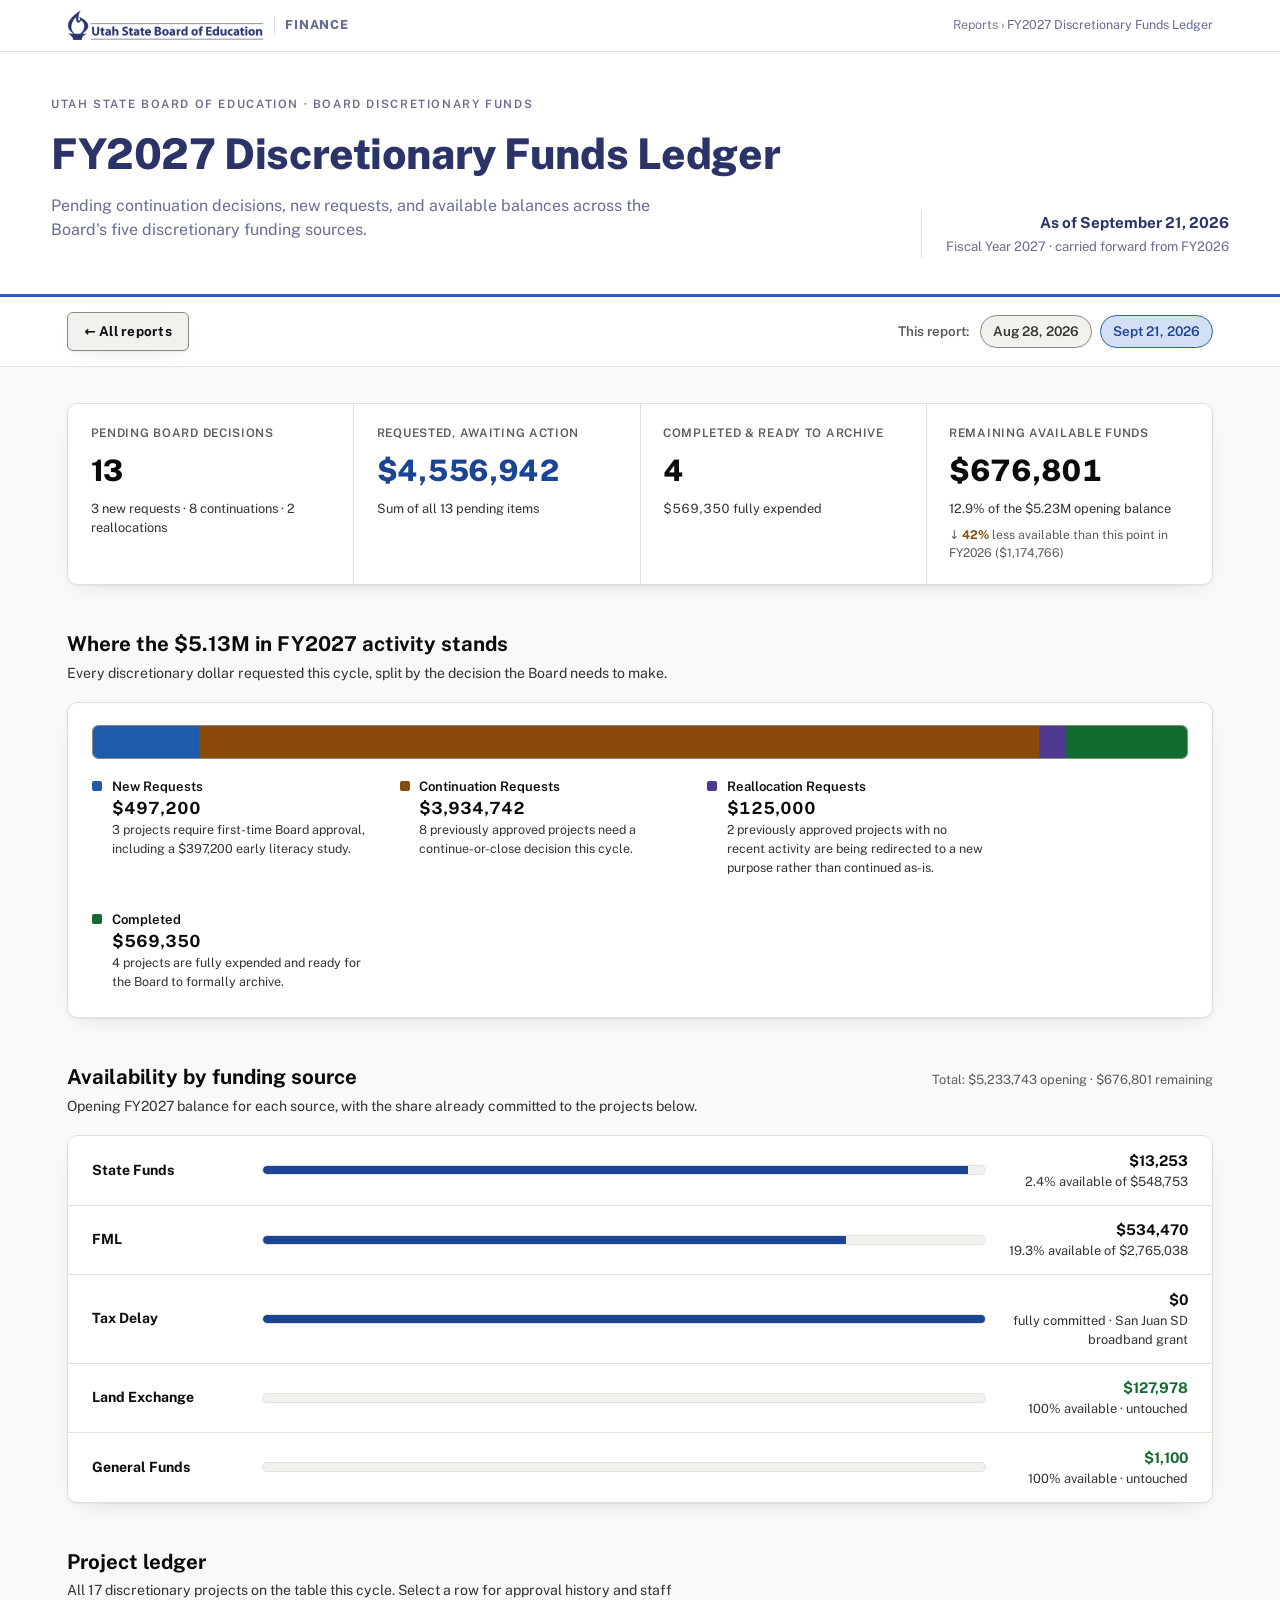
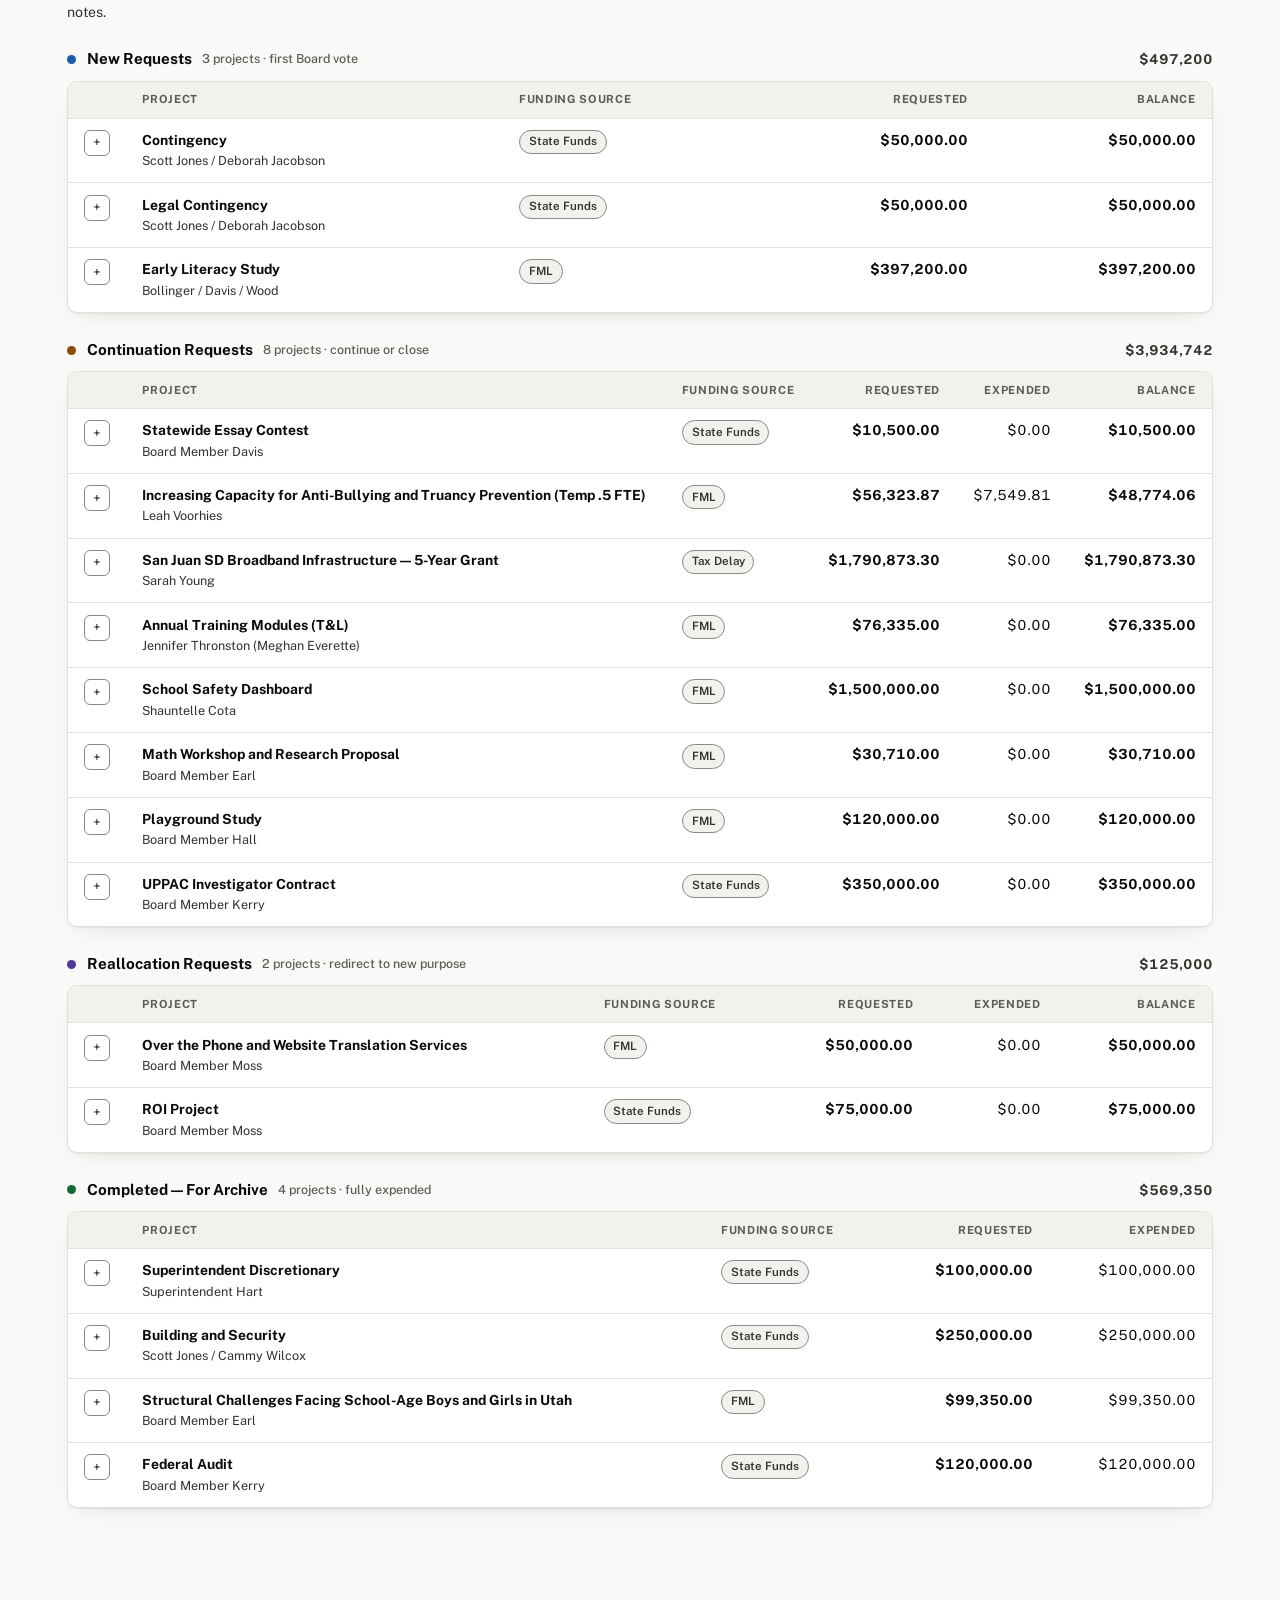
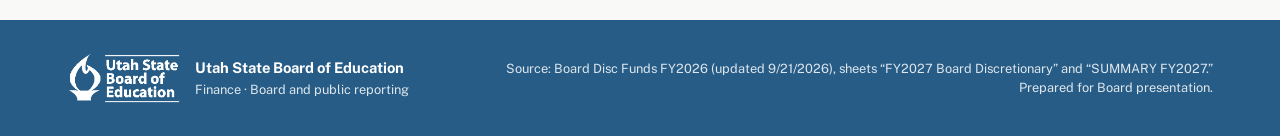
<file: reports/discretionary-funds/2026-09/index.html>
<!doctype html>
<html lang="en" data-theme="light">
<head>
<meta charset="utf-8">
<meta name="viewport" content="width=device-width, initial-scale=1">
<title>FY2027 Discretionary Funds Ledger — Sept 21, 2026 | USBE Finance</title>
<meta name="description" content="Pending continuation decisions, new requests, and available balances across the Board's five discretionary funding sources.">
<link rel="icon" href="/assets/favicon.svg" type="image/svg+xml">
<link rel="icon" href="/assets/favicon.ico" sizes="any">
<link rel="icon" type="image/png" sizes="32x32" href="/assets/favicon-32.png">
<link rel="icon" type="image/png" sizes="16x16" href="/assets/favicon-16.png">
<link rel="apple-touch-icon" sizes="180x180" href="/assets/apple-touch-icon.png">
<link rel="stylesheet" href="https://fonts.googleapis.com/css2?family=Public+Sans:ital,wght@0,400;0,500;0,600;0,700;0,800;1,400&family=Source+Serif+4:ital,opsz@0,8..60;1,8..60&family=IBM+Plex+Mono:wght@500;600&display=swap">
<link rel="stylesheet" href="/assets/theme.css">
</head>
<body>
<header class="utility-bar">
  <div class="utility-bar-inner">
    <a class="utility-brand" href="/">
      <img class="utility-logo" src="/assets/usbe-logo-horizontal-navy.png" alt="Utah State Board of Education">
      <span class="utility-brand-label">Finance</span>
    </a>
    <span class="utility-crumb"><a href="/">Reports</a> &rsaquo; FY2027 Discretionary Funds Ledger</span>
  </div>
</header>
<header class="masthead">
  <div class="masthead-inner">
    <div>
      <p class="eyebrow">Utah State Board of Education &middot; Board Discretionary Funds</p>
      <h1>FY2027 Discretionary Funds Ledger</h1>
      <p class="masthead-sub">Pending continuation decisions, new requests, and available balances across the Board's five discretionary funding sources.</p>
    </div>
    <div class="masthead-meta">
      <strong>As of September 21, 2026</strong>
      Fiscal Year 2027 &middot; carried forward from FY2026
    </div>
  </div>
</header>

<nav class="report-back-nav" aria-label="Report navigation">
  <div class="report-back-nav-inner edition-nav">
    <a class="back-link" href="/">&larr; All reports</a>
    <div class="edition-pills">
      <span class="edition-pills-label">This report:</span>
      <a class="edition-pill" href="/reports/discretionary-funds/">Aug 28, 2026</a>
      <span class="edition-pill current">Sept 21, 2026</span>
    </div>
  </div>
</nav>

<main>

  <section id="kpis">
    <div class="kpi-grid">
      <div class="kpi">
        <span class="kpi-label">Pending Board Decisions</span>
        <span class="kpi-value">13</span>
        <span class="kpi-sub">3 new requests &middot; 8 continuations &middot; 2 reallocations</span>
      </div>
      <div class="kpi">
        <span class="kpi-label">Requested, Awaiting Action</span>
        <span class="kpi-value accent tabular">$4,556,942</span>
        <span class="kpi-sub">Sum of all 13 pending items</span>
      </div>
      <div class="kpi">
        <span class="kpi-label">Completed &amp; Ready to Archive</span>
        <span class="kpi-value tabular">4</span>
        <span class="kpi-sub tabular">$569,350 fully expended</span>
      </div>
      <div class="kpi">
        <span class="kpi-label">Remaining Available Funds</span>
        <span class="kpi-value tabular">$676,801</span>
        <span class="kpi-sub">12.9% of the $5.23M opening balance</span>
        <span class="kpi-trend down">&darr; <b>42%</b> less available than this point in FY2026 ($1,174,766)</span>
      </div>
    </div>
  </section>

  <section id="mix">
    <div class="section-head">
      <div>
        <h2>Where the $5.13M in FY2027 activity stands</h2>
        <p>Every discretionary dollar requested this cycle, split by the decision the Board needs to make.</p>
      </div>
    </div>
    <div class="mix-card">
      <div class="mix-bar" role="img" aria-label="New requests 9.7 percent, continuation requests 76.8 percent, reallocation requests 2.4 percent, completed 11.1 percent">
        <div class="mix-seg" style="width:9.7%; background:var(--status-new);" title="New Requests — $497,200"></div>
        <div class="mix-seg" style="width:76.8%; background:var(--status-continuation);" title="Continuation Requests — $3,934,742"></div>
        <div class="mix-seg" style="width:2.4%; background:var(--status-reallocation);" title="Reallocation Requests — $125,000"></div>
        <div class="mix-seg" style="width:11.1%; background:var(--status-completed);" title="Completed — $569,350"></div>
      </div>
      <div class="mix-legend">
        <div class="mix-item">
          <span class="mix-dot" style="background:var(--status-new);"></span>
          <div>
            <div class="mix-item-label">New Requests</div>
            <div class="mix-item-value tabular">$497,200</div>
            <div class="mix-item-desc">3 projects require first-time Board approval, including a $397,200 early literacy study.</div>
          </div>
        </div>
        <div class="mix-item">
          <span class="mix-dot" style="background:var(--status-continuation);"></span>
          <div>
            <div class="mix-item-label">Continuation Requests</div>
            <div class="mix-item-value tabular">$3,934,742</div>
            <div class="mix-item-desc">8 previously approved projects need a continue-or-close decision this cycle.</div>
          </div>
        </div>
        <div class="mix-item">
          <span class="mix-dot" style="background:var(--status-reallocation);"></span>
          <div>
            <div class="mix-item-label">Reallocation Requests</div>
            <div class="mix-item-value tabular">$125,000</div>
            <div class="mix-item-desc">2 previously approved projects with no recent activity are being redirected to a new purpose rather than continued as-is.</div>
          </div>
        </div>
        <div class="mix-item">
          <span class="mix-dot" style="background:var(--status-completed);"></span>
          <div>
            <div class="mix-item-label">Completed</div>
            <div class="mix-item-value tabular">$569,350</div>
            <div class="mix-item-desc">4 projects are fully expended and ready for the Board to formally archive.</div>
          </div>
        </div>
      </div>
    </div>
  </section>

  <section id="funding">
    <div class="section-head">
      <div>
        <h2>Availability by funding source</h2>
        <p>Opening FY2027 balance for each source, with the share already committed to the projects below.</p>
      </div>
      <span class="section-note">Total: $5,233,743 opening &middot; $676,801 remaining</span>
    </div>
    <div class="meter-card">
      <div class="meter-row">
        <span class="meter-name">State Funds</span>
        <div class="meter-track"><div class="meter-fill" style="width:97.6%;"></div></div>
        <div class="meter-figures"><b>$13,253</b>2.4% available of $548,753</div>
      </div>
      <div class="meter-row">
        <span class="meter-name">FML</span>
        <div class="meter-track"><div class="meter-fill" style="width:80.7%;"></div></div>
        <div class="meter-figures"><b>$534,470</b>19.3% available of $2,765,038</div>
      </div>
      <div class="meter-row">
        <span class="meter-name">Tax Delay</span>
        <div class="meter-track"><div class="meter-fill" style="width:100%;"></div></div>
        <div class="meter-figures"><b>$0</b>fully committed &middot; San Juan SD broadband grant</div>
      </div>
      <div class="meter-row">
        <span class="meter-name">Land Exchange</span>
        <div class="meter-track"><div class="meter-fill" style="width:0%;"></div></div>
        <div class="meter-figures"><b class="full">$127,978</b>100% available &middot; untouched</div>
      </div>
      <div class="meter-row">
        <span class="meter-name">General Funds</span>
        <div class="meter-track"><div class="meter-fill" style="width:0%;"></div></div>
        <div class="meter-figures"><b class="full">$1,100</b>100% available &middot; untouched</div>
      </div>
    </div>
  </section>

  <section id="ledger">
    <div class="section-head">
      <div>
        <h2>Project ledger</h2>
        <p>All 17 discretionary projects on the table this cycle. Select a row for approval history and staff notes.</p>
      </div>
    </div>

    <!-- New Requests -->
    <div class="ledger-group">
      <div class="ledger-group-head">
        <span class="status-dot" style="background:var(--status-new);"></span>
        <span class="ledger-group-title">New Requests</span>
        <span class="ledger-group-count">3 projects &middot; first Board vote</span>
        <span class="ledger-group-total tabular">$497,200</span>
      </div>
      <div class="ledger-table-wrap"><div class="ledger-scroll">
        <table>
          <thead><tr>
            <th style="width:2.5rem"></th>
            <th>Project</th>
            <th>Funding Source</th>
            <th class="num">Requested</th>
            <th class="num">Balance</th>
          </tr></thead>
          <tbody id="tbody-new"></tbody>
        </table>
      </div></div>
    </div>

    <!-- Continuations -->
    <div class="ledger-group">
      <div class="ledger-group-head">
        <span class="status-dot" style="background:var(--status-continuation);"></span>
        <span class="ledger-group-title">Continuation Requests</span>
        <span class="ledger-group-count">8 projects &middot; continue or close</span>
        <span class="ledger-group-total tabular">$3,934,742</span>
      </div>
      <div class="ledger-table-wrap"><div class="ledger-scroll">
        <table>
          <thead><tr>
            <th style="width:2.5rem"></th>
            <th>Project</th>
            <th>Funding Source</th>
            <th class="num">Requested</th>
            <th class="num">Expended</th>
            <th class="num">Balance</th>
          </tr></thead>
          <tbody id="tbody-continuation"></tbody>
        </table>
      </div></div>
    </div>

    <!-- Reallocation -->
    <div class="ledger-group">
      <div class="ledger-group-head">
        <span class="status-dot" style="background:var(--status-reallocation);"></span>
        <span class="ledger-group-title">Reallocation Requests</span>
        <span class="ledger-group-count">2 projects &middot; redirect to new purpose</span>
        <span class="ledger-group-total tabular">$125,000</span>
      </div>
      <div class="ledger-table-wrap"><div class="ledger-scroll">
        <table>
          <thead><tr>
            <th style="width:2.5rem"></th>
            <th>Project</th>
            <th>Funding Source</th>
            <th class="num">Requested</th>
            <th class="num">Expended</th>
            <th class="num">Balance</th>
          </tr></thead>
          <tbody id="tbody-reallocation"></tbody>
        </table>
      </div></div>
    </div>

    <!-- Completed -->
    <div class="ledger-group">
      <div class="ledger-group-head">
        <span class="status-dot" style="background:var(--status-completed);"></span>
        <span class="ledger-group-title">Completed &mdash; For Archive</span>
        <span class="ledger-group-count">4 projects &middot; fully expended</span>
        <span class="ledger-group-total tabular">$569,350</span>
      </div>
      <div class="ledger-table-wrap"><div class="ledger-scroll">
        <table>
          <thead><tr>
            <th style="width:2.5rem"></th>
            <th>Project</th>
            <th>Funding Source</th>
            <th class="num">Requested</th>
            <th class="num">Expended</th>
          </tr></thead>
          <tbody id="tbody-completed"></tbody>
        </table>
      </div></div>
    </div>
  </section>

</main>

<footer class="site-footer">
  <div class="site-footer-inner">
    <div class="site-footer-brand">
      <img class="site-footer-logo" src="/assets/usbe-logo-stacked-white.png" alt="Utah State Board of Education">
      <div class="site-footer-text">
        <strong>Utah State Board of Education</strong>
        Finance &middot; Board and public reporting
      </div>
    </div>
    <div class="site-footer-text" style="text-align:right;">
      Source: Board Disc Funds FY2026 (updated 9/21/2026), sheets &ldquo;FY2027 Board Discretionary&rdquo; and &ldquo;SUMMARY FY2027.&rdquo;<br>
      Prepared for Board presentation.
    </div>
  </div>
</footer>

<script src="/assets/site.js"></script>
<script>
(function(){
  const fmt = usbeFmt.money;
  const fmt0 = usbeFmt.money0;

  const newRequests = [
    {
      project:"Contingency", by:"Scott Jones / Deborah Jacobson", source:"State Funds",
      req:50000, exp:0, bal:50000,
      approved:"Standing annual set-aside &mdash; no Board vote required this cycle.",
      note:"This is a standing annual request.",
      code:null
    },
    {
      project:"Legal Contingency", by:"Scott Jones / Deborah Jacobson", source:"State Funds",
      req:50000, exp:0, bal:50000,
      approved:"Standing annual set-aside &mdash; no Board vote required this cycle.",
      note:"This is a standing annual request.",
      code:null
    },
    {
      project:"Early Literacy Study", by:"Bollinger / Davis / Wood", source:"FML",
      req:397200, exp:0, bal:397200,
      approved:"Not yet presented to the Board.",
      note:"No notes on file yet &mdash; first appearance on the discretionary ledger this cycle.",
      code:null
    }
  ];

  const continuations = [
    {
      project:"Statewide Essay Contest", by:"Board Member Davis", source:"State Funds",
      req:10500, exp:0, bal:10500,
      approved:"Finance Committee approved moving to full Board for continuation. 9-4-2026",
      note:"Commemorates the 250th anniversary of the Declaration of Independence: 250 awards of $100 plus three $2,500 scholarships.",
      code:"24PRTY"
    },
    {
      project:"Increasing Capacity for Anti-Bullying and Truancy Prevention (Temp .5 FTE)", by:"Leah Voorhies", source:"FML",
      req:56323.87, exp:7549.81, bal:48774.06,
      approved:"Finance Committee approved moving to full Board for continuation. 9-4-2026",
      note:"Funds a temporary 0.5 FTE anti-bullying specialist; funded through November 2026.",
      code:null
    },
    {
      project:"San Juan SD Broadband Infrastructure &mdash; 5-Year Grant", by:"Sarah Young", source:"Tax Delay",
      req:1790873.30, exp:0, bal:1790873.30,
      approved:"Finance Committee approved moving to full Board for continuation. 9-4-2026",
      note:"$500,000 per year through June 30, 2029. This is the single largest open commitment on the ledger.",
      code:null
    },
    {
      project:"Annual Training Modules (T&amp;L)", by:"Jennifer Thronston (Meghan Everette)", source:"FML",
      req:76335, exp:0, bal:76335,
      approved:"Finance Committee approved moving to full Board for continuation. 9-4-2026",
      note:"Contract USBE250032CT ($600K).",
      code:"USBE250032CT"
    },
    {
      project:"School Safety Dashboard", by:"Shauntelle Cota", source:"FML",
      req:1500000, exp:0, bal:1500000,
      approved:"Finance Committee approved moving to full Board for continuation. 9-4-2026",
      note:"Contract USBE260014CT. No payments issued yet.",
      code:"USBE260014CT"
    },
    {
      project:"Math Workshop and Research Proposal", by:"Board Member Earl", source:"FML",
      req:30710, exp:0, bal:30710,
      approved:"Finance Committee approved moving to full Board for continuation. 9-4-2026",
      note:"No additional staff notes on file this cycle.",
      code:"PO3 26*101"
    },
    {
      project:"Playground Study", by:"Board Member Hall", source:"FML",
      req:120000, exp:0, bal:120000,
      approved:"Finance Committee approved moving to full Board for continuation. 9-4-2026",
      note:"Grant supports a study with Davis School District.",
      code:null
    },
    {
      project:"UPPAC Investigator Contract", by:"Board Member Kerry", source:"State Funds",
      req:350000, exp:0, bal:350000,
      approved:"Finance Committee approved moving to full Board for continuation. 9-4-2026",
      note:"No additional staff notes on file this cycle.",
      code:null
    }
  ];

  const reallocations = [
    {
      project:"Over the Phone and Website Translation Services", by:"Board Member Moss", source:"FML",
      req:50000, exp:0, bal:50000,
      approved:"Finance Committee approved moving to full Board for reallocation. 9-4-2026",
      note:"No movement on this in a couple of years. Staff has flagged for possible closure &mdash; recommend the Board confirm status before continuing.",
      code:null
    },
    {
      project:"ROI Project", by:"Board Member Moss", source:"State Funds",
      req:75000, exp:0, bal:75000,
      approved:"Finance Committee approved moving to full Board for reallocation. 9-4-2026",
      note:"Staff flagged for possible closure &mdash; no contract activity recorded. Recommend the Board confirm status before continuing.",
      code:null
    }
  ];

  const completed = [
    {
      project:"Superintendent Discretionary", by:"Superintendent Hart", source:"State Funds",
      req:100000, exp:100000,
      approved:"Approved Oct 2, 2025 &middot; completed.",
      note:"Budget transfer completed. Fully expended and ready for archive.",
      code:null
    },
    {
      project:"Building and Security", by:"Scott Jones / Cammy Wilcox", source:"State Funds",
      req:250000, exp:250000,
      approved:"Approved Oct 2, 2025 &middot; completed.",
      note:"Budget transfer completed. Fully expended and ready for archive.",
      code:null
    },
    {
      project:"Structural Challenges Facing School-Age Boys and Girls in Utah", by:"Board Member Earl", source:"FML",
      req:99350, exp:99350,
      approved:"Approved Feb 1, 2024 &middot; completed Dec 2025.",
      note:"Research conducted by U-Lead. Fully expended and ready for archive.",
      code:"USBE250005IAA"
    },
    {
      project:"Federal Audit", by:"Board Member Kerry", source:"State Funds",
      req:120000, exp:120000,
      approved:"Completed.",
      note:"Conducted by GPP Analytics. Fully expended and ready for archive.",
      code:null
    }
  ];

  let rid = 0;
  function sourceChip(s){ return '<span class="chip source">'+s+'</span>'; }
  function codeChip(c){ return c ? '<span class="code-chip mono">'+c+'</span>' : '<span class="amt-muted">&mdash;</span>'; }

  function buildRows(list, tbodyId, cols){
    const tbody = document.getElementById(tbodyId);
    let html = "";
    list.forEach(function(item){
      rid++;
      const detailId = "detail-" + rid;
      html += '<tr class="row" tabindex="0" role="button" aria-expanded="false" data-target="'+detailId+'">';
      html += '<td><span class="expand-btn">+</span></td>';
      html += '<td><div class="proj-name">'+item.project+'</div><div class="proj-by">'+item.by+'</div></td>';
      html += '<td>'+sourceChip(item.source)+'</td>';
      html += '<td class="num tabular amt-strong">'+fmt(item.req)+'</td>';
      if (cols.indexOf("exp") > -1){ html += '<td class="num tabular">'+fmt(item.exp)+'</td>'; }
      if (cols.indexOf("bal") > -1){ html += '<td class="num tabular amt-strong">'+fmt(item.bal)+'</td>'; }
      html += '</tr>';
      const colspan = 3 + cols.length;
      html += '<tr class="detail" id="'+detailId+'"><td colspan="'+colspan+'">';
      html += '<div class="detail-grid">';
      html += '<div class="detail-notes"><p class="serif">'+item.note+'</p></div>';
      html += '<div class="detail-side">';
      html += '<div class="row"><span>Board action</span><span style="text-align:right">'+item.approved+'</span></div>';
      html += '<div class="row"><span>Reference</span>'+codeChip(item.code)+'</div>';
      html += '</div></div></td></tr>';
    });
    tbody.innerHTML = html;
  }

  buildRows(newRequests, "tbody-new", ["bal"]);
  buildRows(continuations, "tbody-continuation", ["exp","bal"]);
  buildRows(reallocations, "tbody-reallocation", ["exp","bal"]);
  buildRows(completed, "tbody-completed", ["exp"]);

  initExpandableRows();
})();
</script>

</body>
</html>
</file>
<file: assets/theme.css>
:root{
    --page:#f9f9f7;
    --surface:#ffffff;
    --surface-alt:#f2f1ee;
    --ink:#0b0b0b;
    --ink-secondary:#33322f;
    --ink-muted:#5c5b56;
    --line:#e1e0d9;
    --line-strong:#8a8880;
    --accent:#265ec5;
    --accent-deep:#1a4494;
    --accent-tint:rgba(38,94,197,0.12);
    --accent-tint-strong:rgba(38,94,197,0.20);
    --masthead-bg:#ffffff;
    --masthead-bg-2:#ffffff;
    --masthead-ink:#2c3369;
    --masthead-line:rgba(44,51,105,0.16);
    --masthead-muted:rgba(44,51,105,0.72);
    --footer-bg:#275c86;
    --footer-ink:#ffffff;
    --footer-muted:rgba(255,255,255,0.85);
    --status-new:#1c5cab;
    --status-new-tint:rgba(28,92,171,0.12);
    --status-continuation:#8a4a0a;
    --status-continuation-tint:rgba(138,74,10,0.12);
    --status-completed:#146b32;
    --status-completed-tint:rgba(20,107,50,0.12);
    --status-reallocation:#4f3993;
    --status-reallocation-tint:rgba(79,57,147,0.12);
    --shadow:0 1px 2px rgba(11,11,11,0.06), 0 8px 24px -12px rgba(11,11,11,0.14);
    color-scheme:light;
  }
  @media (prefers-color-scheme: dark){
    :root:not([data-theme="light"]){
      --page:#0d0d0d;
      --surface:#1a1a19;
      --surface-alt:#232322;
      --ink:#ffffff;
      --ink-secondary:#c9c8c2;
      --ink-muted:#a6a59c;
      --line:#2c2c2a;
      --line-strong:#726f65;
      --accent:#6fa8f0;
      --accent-deep:#a9cbf5;
      --accent-tint:rgba(111,168,240,0.16);
      --accent-tint-strong:rgba(111,168,240,0.26);
      --masthead-bg:#0e0e0c;
      --masthead-bg-2:#0e0e0c;
      --masthead-ink:#ffffff;
      --masthead-line:rgba(255,255,255,0.14);
      --masthead-muted:rgba(255,255,255,0.70);
      --footer-bg:#1b435f;
      --footer-ink:#ffffff;
      --footer-muted:rgba(255,255,255,0.80);
      --status-new:#6fa8f0;
      --status-new-tint:rgba(111,168,240,0.16);
      --status-continuation:#e0932f;
      --status-continuation-tint:rgba(224,147,47,0.16);
      --status-completed:#3ecb6a;
      --status-completed-tint:rgba(62,203,106,0.16);
      --status-reallocation:#b487ea;
      --status-reallocation-tint:rgba(180,135,234,0.16);
      --shadow:0 1px 2px rgba(0,0,0,0.35), 0 8px 24px -12px rgba(0,0,0,0.55);
      color-scheme:dark;
    }
  }
  :root[data-theme="dark"]{
    --page:#0d0d0d;
    --surface:#1a1a19;
    --surface-alt:#232322;
    --ink:#ffffff;
    --ink-secondary:#c9c8c2;
    --ink-muted:#a6a59c;
    --line:#2c2c2a;
    --line-strong:#726f65;
    --accent:#6fa8f0;
    --accent-deep:#a9cbf5;
    --accent-tint:rgba(111,168,240,0.16);
    --accent-tint-strong:rgba(111,168,240,0.26);
    --masthead-bg:#0e0e0c;
    --masthead-bg-2:#0e0e0c;
    --masthead-ink:#ffffff;
    --masthead-line:rgba(255,255,255,0.14);
    --masthead-muted:rgba(255,255,255,0.70);
    --status-new:#6fa8f0;
    --status-new-tint:rgba(111,168,240,0.16);
    --status-continuation:#e0932f;
    --status-continuation-tint:rgba(224,147,47,0.16);
    --status-completed:#3ecb6a;
    --status-completed-tint:rgba(62,203,106,0.16);
    --status-reallocation:#b487ea;
    --status-reallocation-tint:rgba(180,135,234,0.16);
    --shadow:0 1px 2px rgba(0,0,0,0.35), 0 8px 24px -12px rgba(0,0,0,0.55);
    color-scheme:dark;
  }

  *{box-sizing:border-box;}
  html,body{margin:0;padding:0;}
  body{
    background:var(--page);
    color:var(--ink);
    font-family:"Public Sans", system-ui, -apple-system, "Segoe UI", sans-serif;
    font-size:15px;
    line-height:1.5;
    -webkit-font-smoothing:antialiased;
  }
  h1,h2,h3{text-wrap:balance; margin:0;}
  .mono{font-family:"IBM Plex Mono", ui-monospace, monospace;}
  .serif{font-family:"Source Serif 4", Georgia, serif;}
  .tabular{font-variant-numeric:tabular-nums;}

  a{color:inherit;}

  /* ---------- Masthead ---------- */
  .masthead{
    background:linear-gradient(155deg, var(--masthead-bg) 0%, var(--masthead-bg-2) 100%);
    color:var(--masthead-ink);
    padding:2.75rem clamp(1.25rem, 4vw, 3.5rem) 2.25rem;
    border-bottom:3px solid var(--accent);
  }
  .masthead-inner{
    max-width:78rem;
    margin:0 auto;
    display:flex;
    justify-content:space-between;
    align-items:flex-end;
    gap:2rem;
    flex-wrap:wrap;
  }
  .eyebrow{
    text-transform:uppercase;
    letter-spacing:0.14em;
    font-size:0.72rem;
    font-weight:600;
    color:var(--masthead-muted);
    margin:0 0 0.6rem;
  }
  .masthead h1{
    font-size:clamp(1.9rem, 3.4vw, 2.65rem);
    font-weight:800;
    letter-spacing:-0.01em;
  }
  .masthead-sub{
    margin-top:0.5rem;
    font-size:1rem;
    color:var(--masthead-muted);
    max-width:38rem;
  }
  .masthead-meta{
    text-align:right;
    font-size:0.82rem;
    color:var(--masthead-muted);
    border-left:1px solid var(--masthead-line);
    padding-left:1.5rem;
    line-height:1.7;
  }
  .masthead-meta strong{
    display:block;
    color:var(--masthead-ink);
    font-size:0.95rem;
    font-weight:700;
  }

  /* ---------- Layout ---------- */
  main{
    max-width:78rem;
    margin:0 auto;
    padding:2.25rem clamp(1.25rem, 4vw, 3.5rem) 4rem;
  }
  section{margin-top:2.75rem;}
  section:first-child{margin-top:0;}
  .section-head{
    display:flex;
    align-items:baseline;
    justify-content:space-between;
    gap:1rem;
    margin-bottom:1.1rem;
    flex-wrap:wrap;
  }
  .section-head h2{
    font-size:1.28rem;
    font-weight:700;
  }
  .section-head p{
    margin:0.2rem 0 0;
    color:var(--ink-secondary);
    font-size:0.88rem;
    max-width:40rem;
  }
  .section-note{
    font-size:0.8rem;
    color:var(--ink-muted);
    white-space:nowrap;
  }

  /* ---------- KPI tiles ---------- */
  .kpi-grid{
    display:grid;
    grid-template-columns:repeat(4, 1fr);
    gap:1px;
    background:var(--line);
    border:1px solid var(--line);
    border-radius:10px;
    overflow:hidden;
    box-shadow:var(--shadow);
  }
  .kpi{
    background:var(--surface);
    padding:1.35rem 1.4rem;
    display:flex;
    flex-direction:column;
    gap:0.35rem;
  }
  .kpi-label{
    font-size:0.74rem;
    font-weight:600;
    text-transform:uppercase;
    letter-spacing:0.06em;
    color:var(--ink-muted);
  }
  .kpi-value{
    font-size:1.85rem;
    font-weight:800;
    letter-spacing:-0.01em;
  }
  .kpi-value.accent{color:var(--accent-deep);}
  .kpi-sub{
    font-size:0.8rem;
    color:var(--ink-secondary);
  }
  .kpi-trend{
    font-size:0.76rem;
    color:var(--ink-muted);
    margin-top:0.15rem;
  }
  .kpi-trend b{color:var(--status-completed);}
  .kpi-trend.down b{color:var(--status-continuation);}

  /* ---------- Decision mix bar ---------- */
  .mix-card{
    background:var(--surface);
    border:1px solid var(--line);
    border-radius:10px;
    padding:1.4rem 1.5rem 1.6rem;
    box-shadow:var(--shadow);
  }
  .mix-bar{
    display:flex;
    width:100%;
    height:34px;
    border-radius:6px;
    overflow:hidden;
    border:1px solid var(--line-strong);
  }
  .mix-seg{height:100%;}
  .mix-legend{
    display:flex;
    gap:2rem;
    margin-top:1.1rem;
    flex-wrap:wrap;
  }
  .mix-item{display:flex; gap:0.6rem; align-items:flex-start;}
  .mix-dot{width:10px;height:10px;border-radius:2px;margin-top:0.3rem;flex:none;}
  .mix-item-label{font-size:0.82rem; font-weight:600;}
  .mix-item-value{font-size:1.05rem; font-weight:700;}
  .mix-item-desc{font-size:0.78rem; color:var(--ink-secondary); max-width:16rem;}

  /* ---------- Funding meters ---------- */
  .meter-card{
    background:var(--surface);
    border:1px solid var(--line);
    border-radius:10px;
    box-shadow:var(--shadow);
    overflow:hidden;
  }
  .meter-row{
    display:grid;
    grid-template-columns:9.5rem 1fr 11.5rem;
    align-items:center;
    gap:1.1rem;
    padding:0.85rem 1.5rem;
    border-top:1px solid var(--line);
  }
  .meter-row:first-child{border-top:none;}
  .meter-name{font-weight:700; font-size:0.88rem;}
  .meter-track{
    position:relative;
    height:10px;
    background:var(--surface-alt);
    border:1px solid var(--line);
    border-radius:5px;
    overflow:hidden;
  }
  .meter-fill{
    position:absolute; left:0; top:0; bottom:0;
    background:var(--accent-deep);
    border-radius:5px 0 0 5px;
  }
  .meter-figures{
    text-align:right;
    font-size:0.8rem;
    color:var(--ink-secondary);
  }
  .meter-figures b{
    display:block;
    font-size:0.92rem;
    color:var(--ink);
    font-weight:700;
  }
  .meter-figures b.full{color:var(--status-completed);}

  /* ---------- Ledger ---------- */
  .ledger-group{margin-top:1.6rem;}
  .ledger-group:first-child{margin-top:0;}
  .ledger-group-head{
    display:flex;
    align-items:center;
    gap:0.65rem;
    margin-bottom:0.6rem;
  }
  .status-dot{width:9px;height:9px;border-radius:50%;flex:none;}
  .ledger-group-title{font-weight:700; font-size:0.95rem;}
  .ledger-group-count{
    font-size:0.78rem;
    color:var(--ink-muted);
    font-weight:500;
  }
  .ledger-group-total{
    margin-left:auto;
    font-size:0.85rem;
    font-weight:700;
    color:var(--ink-secondary);
  }
  .ledger-table-wrap{
    border:1px solid var(--line);
    border-radius:10px;
    overflow:hidden;
    box-shadow:var(--shadow);
    background:var(--surface);
  }
  .ledger-scroll{overflow-x:auto;}
  table{
    width:100%;
    border-collapse:collapse;
    min-width:52rem;
  }
  thead th{
    text-align:left;
    font-size:0.7rem;
    text-transform:uppercase;
    letter-spacing:0.06em;
    font-weight:700;
    color:var(--ink-muted);
    background:var(--surface-alt);
    padding:0.6rem 1rem;
    border-bottom:1px solid var(--line);
    white-space:nowrap;
  }
  thead th.num, td.num{text-align:right;}
  tbody tr.row{
    border-top:1px solid var(--line);
    cursor:pointer;
  }
  tbody tr.row:hover{background:var(--surface-alt);}
  tbody td{padding:0.7rem 1rem; vertical-align:top; font-size:0.87rem;}
  .proj-name{font-weight:700;}
  .proj-by{color:var(--ink-secondary); font-size:0.79rem; margin-top:0.1rem;}
  .chip{
    display:inline-flex;
    align-items:center;
    gap:0.3rem;
    padding:0.16rem 0.55rem;
    border-radius:999px;
    font-size:0.72rem;
    font-weight:700;
    white-space:nowrap;
  }
  .chip.source{
    background:var(--surface-alt);
    color:var(--ink-secondary);
    border:1px solid var(--line-strong);
    font-weight:600;
  }
  .amt-strong{font-weight:700;}
  .amt-muted{color:var(--ink-muted); font-size:0.78rem;}
  .expand-btn{
    background:none;
    border:1px solid var(--line-strong);
    border-radius:6px;
    width:26px;height:26px;
    display:flex;align-items:center;justify-content:center;
    color:var(--ink-secondary);
    transition:transform .15s ease, background .15s ease;
  }
  tr.row[aria-expanded="true"] .expand-btn{
    background:var(--accent-tint);
    border-color:var(--accent);
    color:var(--accent-deep);
    transform:rotate(45deg);
  }
  tr.detail{display:none;}
  tr.detail.open{display:table-row;}
  tr.detail td{
    background:var(--surface-alt);
    border-top:1px dashed var(--line-strong);
    padding:1rem 1rem 1.2rem 1rem;
  }
  .detail-grid{
    display:grid;
    grid-template-columns:1fr 16rem;
    gap:1.5rem;
  }
  .detail-notes{font-size:0.86rem; color:var(--ink);}
  .detail-notes .serif{font-size:0.92rem; line-height:1.65; color:var(--ink-secondary);}
  .detail-notes p{margin:0 0 0.5rem;}
  .detail-side{font-size:0.8rem; color:var(--ink-secondary); display:flex; flex-direction:column; gap:0.55rem;}
  .detail-side .row{display:flex; justify-content:space-between; gap:1rem;}
  .code-chip{
    background:var(--surface);
    border:1px solid var(--line-strong);
    border-radius:5px;
    padding:0.1rem 0.4rem;
    font-size:0.72rem;
  }

  @media (max-width: 900px){
    .kpi-grid{grid-template-columns:repeat(2, 1fr);}
    .detail-grid{grid-template-columns:1fr;}
    .meter-row{grid-template-columns:7rem 1fr; row-gap:0.4rem;}
    .meter-figures{grid-column:1 / -1; text-align:left;}
  }

  /* ---------- Site chrome: utility bar (shared across all report pages + home) ---------- */
  .utility-bar{
    background:var(--masthead-bg);
    color:var(--masthead-ink);
    border-bottom:1px solid var(--line);
  }
  .utility-bar-inner{
    max-width:78rem;
    margin:0 auto;
    padding:0.65rem clamp(1.25rem, 4vw, 3.5rem);
    display:flex;
    align-items:center;
    justify-content:space-between;
    gap:1rem;
  }
  .utility-brand{
    display:flex;
    align-items:center;
    gap:0.65rem;
    text-decoration:none;
    color:inherit;
  }
  .utility-logo{
    height:30px;
    width:auto;
    display:block;
  }
  .utility-brand-label{
    font-weight:800;
    font-size:0.78rem;
    letter-spacing:0.06em;
    text-transform:uppercase;
    padding-left:0.65rem;
    border-left:1px solid var(--masthead-line);
    color:var(--masthead-muted);
  }
  .utility-crumb{
    font-size:0.78rem;
    opacity:0.72;
  }
  .utility-crumb a{
    color:inherit;
    text-decoration:none;
    opacity:0.9;
  }
  .utility-crumb a:hover{ text-decoration:underline; }
  .utility-nav{
    font-size:0.78rem;
    opacity:0.75;
  }

  /* ---------- Site footer band ---------- */
  .site-footer{
    background:var(--footer-bg);
    color:var(--footer-ink);
    margin-top:3rem;
  }
  .site-footer-inner{
    max-width:78rem;
    margin:0 auto;
    padding:2rem clamp(1.25rem, 4vw, 3.5rem);
    display:flex;
    align-items:center;
    justify-content:space-between;
    gap:1.5rem;
    flex-wrap:wrap;
  }
  .site-footer-brand{
    display:flex;
    align-items:center;
    gap:0.9rem;
  }
  .site-footer-logo{
    height:52px;
    width:auto;
    display:block;
    flex:none;
  }
  .site-footer-text{
    font-size:0.8rem;
    color:var(--footer-muted);
    line-height:1.5;
  }
  .site-footer-text strong{
    display:block;
    color:var(--footer-ink);
    font-size:0.92rem;
    font-weight:700;
  }
  .site-footer-url{
    font-size:0.8rem;
    color:var(--footer-muted);
  }
  @media (max-width: 640px){
    .site-footer-inner{ justify-content:flex-start; }
  }

  .report-back-nav{
    background:var(--surface);
    border-bottom:1px solid var(--line);
  }
  .report-back-nav-inner{
    max-width:78rem;
    margin:0 auto;
    padding:0.9rem clamp(1.25rem, 4vw, 3.5rem);
  }
  .back-link{
    display:inline-flex;
    align-items:center;
    gap:0.45rem;
    padding:0.55rem 1rem;
    border:1px solid var(--line-strong);
    border-radius:6px;
    font-size:0.84rem;
    font-weight:700;
    letter-spacing:0.02em;
    color:var(--ink);
    text-decoration:none;
    background:var(--surface-alt);
    box-shadow:var(--shadow);
    transition:background .15s ease, border-color .15s ease, color .15s ease;
  }
  .back-link:hover{
    background:var(--accent-tint);
    border-color:var(--accent);
    color:var(--accent-deep);
  }

  .edition-nav{
    display:flex;
    align-items:center;
    justify-content:space-between;
    flex-wrap:wrap;
    gap:0.65rem;
  }
  .edition-pills{
    display:flex;
    align-items:center;
    flex-wrap:wrap;
    gap:0.5rem;
    font-size:0.84rem;
  }
  .edition-pills-label{
    color:var(--ink-muted);
    font-weight:600;
    margin-right:0.15rem;
  }
  .edition-pill{
    display:inline-flex;
    align-items:center;
    padding:0.35rem 0.75rem;
    border-radius:999px;
    border:1px solid var(--line-strong);
    color:var(--ink-secondary);
    text-decoration:none;
    font-weight:600;
    background:var(--surface-alt);
    transition:background .15s ease, border-color .15s ease, color .15s ease;
  }
  .edition-pill:hover{
    background:var(--accent-tint);
    border-color:var(--accent);
    color:var(--accent-deep);
  }
  .edition-pill.current{
    background:var(--accent-tint-strong);
    border-color:var(--accent);
    color:var(--accent-deep);
  }

  /* ---------- Landing page hero ---------- */
  .hero{
    background:linear-gradient(155deg, var(--masthead-bg) 0%, var(--masthead-bg-2) 100%);
    color:var(--masthead-ink);
    padding:3.25rem clamp(1.25rem, 4vw, 3.5rem) 3rem;
    border-bottom:3px solid var(--accent);
  }
  .hero-inner{ max-width:78rem; margin:0 auto; }
  .hero h1{
    font-size:clamp(2.1rem, 4vw, 3rem);
    font-weight:800;
    letter-spacing:-0.01em;
  }
  .hero p.hero-sub{
    margin-top:0.75rem;
    font-size:1.05rem;
    color:var(--masthead-muted);
    max-width:38rem;
  }

  /* ---------- Report catalog grid ---------- */
  .report-grid{
    display:grid;
    grid-template-columns:repeat(auto-fill, minmax(19rem, 1fr));
    gap:1.25rem;
  }
  .report-card{
    display:flex;
    flex-direction:column;
    background:var(--surface);
    border:1px solid var(--line);
    border-radius:10px;
    box-shadow:var(--shadow);
    padding:1.5rem;
    text-decoration:none;
    color:inherit;
    transition:transform .15s ease, box-shadow .15s ease, border-color .15s ease;
  }
  .report-card:hover{
    transform:translateY(-2px);
    border-color:var(--accent);
    box-shadow:0 4px 10px rgba(28,37,52,0.08), 0 16px 32px -16px rgba(28,37,52,0.18);
  }
  .report-card .report-tag{
    display:inline-flex;
    align-self:flex-start;
    padding:0.18rem 0.6rem;
    border-radius:999px;
    background:var(--accent-tint);
    color:var(--accent-deep);
    font-size:0.7rem;
    font-weight:700;
    text-transform:uppercase;
    letter-spacing:0.05em;
    margin-bottom:0.85rem;
  }
  .report-card h3{
    font-size:1.15rem;
    font-weight:700;
    margin-bottom:0.4rem;
  }
  .report-card p{
    font-size:0.87rem;
    color:var(--ink-secondary);
    margin:0 0 1.1rem;
    flex:1;
  }
  .report-card .report-meta{
    display:flex;
    align-items:center;
    justify-content:space-between;
    font-size:0.78rem;
    color:var(--ink-muted);
    border-top:1px solid var(--line);
    padding-top:0.85rem;
  }
  .report-card .report-cta{
    color:var(--accent-deep);
    font-weight:700;
  }
  .report-card.placeholder{
    justify-content:center;
    align-items:flex-start;
    border-style:dashed;
    color:var(--ink-muted);
    box-shadow:none;
  }
  .report-card.placeholder:hover{
    transform:none;
    border-color:var(--line-strong);
    box-shadow:none;
  }

  /* ---------- KPI 6-column variant ---------- */
  .kpi-grid.cols-6{ grid-template-columns:repeat(6, 1fr); }
  @media (max-width: 1100px){ .kpi-grid.cols-6{ grid-template-columns:repeat(3, 1fr); } }
  @media (max-width: 620px){ .kpi-grid.cols-6{ grid-template-columns:repeat(2, 1fr); } }

  /* ---------- Overview / narrative card ---------- */
  .overview-card{
    background:var(--surface);
    border:1px solid var(--line);
    border-radius:10px;
    box-shadow:var(--shadow);
    padding:1.4rem 1.6rem;
  }
  .overview-card p{
    margin:0;
    font-family:"Source Serif 4", Georgia, serif;
    font-size:1rem;
    line-height:1.75;
    color:var(--ink-secondary);
  }
  .overview-card p + p{ margin-top:0.75rem; }

  /* ---------- Visual summary: bar list + donut ---------- */
  .chart-grid{
    display:grid;
    grid-template-columns:1.35fr 1fr;
    gap:1.25rem;
    align-items:stretch;
  }
  .chart-card{
    background:var(--surface);
    border:1px solid var(--line);
    border-radius:10px;
    box-shadow:var(--shadow);
    padding:1.4rem 1.5rem;
    display:flex;
    flex-direction:column;
  }
  .chart-card h3{
    font-size:0.95rem;
    font-weight:700;
    margin-bottom:1.1rem;
  }
  .bar-list{ display:flex; flex-direction:column; gap:0.8rem; flex:1; justify-content:center; }
  .bar-row{ display:grid; grid-template-columns:12rem 1fr 5.5rem; align-items:center; gap:0.75rem; }
  .bar-name{ font-size:0.79rem; color:var(--ink-secondary); text-align:right; }
  .bar-track{ position:relative; height:16px; background:var(--surface-alt); border:1px solid var(--line); border-radius:4px; overflow:hidden; }
  .bar-fill{ position:absolute; left:0; top:0; bottom:0; background:var(--accent-deep); border-radius:4px 0 0 4px; }
  .bar-value{ font-size:0.8rem; font-weight:700; text-align:right; }

  .donut-wrap{ display:flex; flex-direction:column; align-items:center; justify-content:center; gap:1.2rem; flex:1; }
  .donut-figure{ position:relative; width:9.5rem; height:9.5rem; flex:none; }
  .donut{
    width:100%; height:100%; border-radius:50%;
    background:conic-gradient(var(--accent-deep) 0% var(--donut-pct, 90.8%), var(--status-new) var(--donut-pct, 90.8%) 100%);
  }
  .donut-hole{
    position:absolute; inset:19%;
    background:var(--surface);
    border-radius:50%;
    display:flex; align-items:center; justify-content:center;
    flex-direction:column;
    text-align:center;
  }
  .donut-hole strong{ font-size:1.2rem; font-weight:800; }
  .donut-hole span{ font-size:0.64rem; color:var(--ink-muted); text-transform:uppercase; letter-spacing:0.05em; }
  .donut-legend{ display:flex; gap:1.5rem; }
  .donut-legend-item{ display:flex; align-items:center; gap:0.45rem; font-size:0.82rem; }
  .donut-legend-dot{ width:9px; height:9px; border-radius:2px; flex:none; }

  @media (max-width: 900px){
    .chart-grid{ grid-template-columns:1fr; }
    .bar-row{ grid-template-columns:7rem 1fr 4.2rem; }
    .bar-name{ font-size:0.72rem; }
  }

  /* ---------- Items for Board Review ---------- */
  .callout-card{
    background:var(--surface);
    border:1px solid var(--line);
    border-radius:10px;
    box-shadow:var(--shadow);
    overflow:hidden;
  }
  .callout-item{
    display:flex;
    gap:0.9rem;
    align-items:flex-start;
    padding:1rem 1.5rem;
    border-top:1px solid var(--line);
  }
  .callout-item:first-child{ border-top:none; }
  .callout-num{
    flex:none;
    width:1.6rem; height:1.6rem;
    border-radius:50%;
    background:var(--accent-tint);
    color:var(--accent-deep);
    font-weight:800;
    font-size:0.8rem;
    display:flex; align-items:center; justify-content:center;
  }
  .callout-text{ font-size:0.92rem; color:var(--ink); padding-top:0.15rem; }

  /* ---------- Fund balance overview ---------- */
  .balance-grid{
    display:grid;
    grid-template-columns:1.4fr 1fr;
    gap:1.25rem;
    align-items:start;
  }
  .lapsing-card, .spent-card{
    background:var(--surface);
    border:1px solid var(--line);
    border-radius:10px;
    box-shadow:var(--shadow);
    overflow:hidden;
  }
  .lapsing-row{
    display:grid;
    grid-template-columns:5.5rem 8rem 3.5rem 1fr;
    gap:0.9rem;
    align-items:center;
    padding:0.75rem 1.5rem;
    border-top:1px solid var(--line);
  }
  .lapsing-row:first-child{ border-top:none; }
  .lapsing-amt{ font-weight:700; text-align:right; font-variant-numeric:tabular-nums; }
  .lapsing-share{ color:var(--ink-secondary); font-size:0.82rem; text-align:right; }
  .lapsing-note{ font-size:0.78rem; color:var(--ink-muted); }
  .spent-row{
    display:flex;
    justify-content:space-between;
    padding:0.75rem 1.5rem;
    border-top:1px solid var(--line);
    font-size:0.9rem;
  }
  .spent-row:first-child{ border-top:none; }
  .spent-row .amt{ font-weight:700; font-variant-numeric:tabular-nums; }
  .spent-note{
    padding:0.9rem 1.5rem 1.1rem;
    font-size:0.8rem;
    color:var(--ink-secondary);
    background:var(--surface-alt);
    border-top:1px solid var(--line);
  }

  @media (max-width: 900px){
    .balance-grid{ grid-template-columns:1fr; }
    .lapsing-row{ grid-template-columns:4.5rem 1fr; row-gap:0.3rem; }
    .lapsing-share, .lapsing-note{ grid-column:2 / -1; text-align:left; }
  }

  /* ---------- Fund-line detail table (inside expandable program rows) ---------- */
  .fund-line-table{
    width:100%;
    border-collapse:collapse;
    font-size:0.82rem;
  }
  .fund-line-table th{
    text-align:left;
    font-size:0.66rem;
    text-transform:uppercase;
    letter-spacing:0.05em;
    color:var(--ink-muted);
    font-weight:700;
    padding:0.35rem 0.6rem;
    border-bottom:1px solid var(--line-strong);
    white-space:nowrap;
  }
  .fund-line-table th.num, .fund-line-table td.num{ text-align:right; }
  .fund-line-table td{
    padding:0.4rem 0.6rem;
    border-bottom:1px solid var(--line);
    vertical-align:top;
  }
  .fund-line-table tr:last-child td{ border-bottom:none; }
  .fund-line-name{ font-weight:600; }
  .fund-line-note{ color:var(--ink-muted); font-size:0.74rem; margin-top:0.15rem; }

  .util-badge{ font-weight:700; }
  .util-badge.tier-full{ color:var(--status-completed); }
  .util-badge.tier-none{ color:var(--status-new); }
</file>
